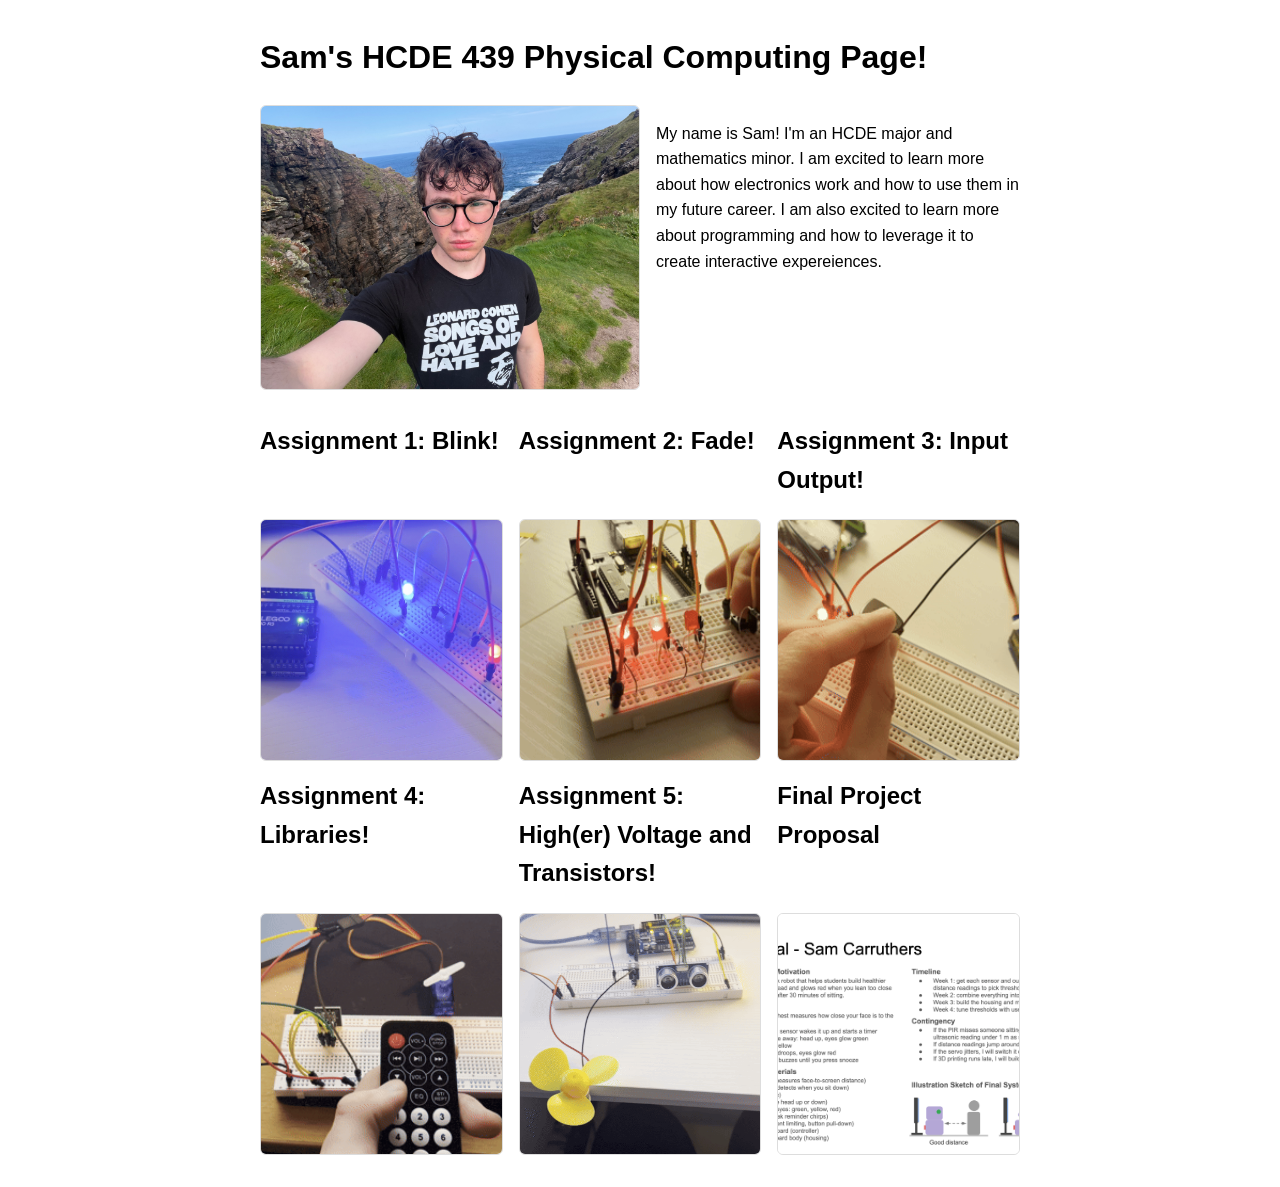
<file: docs/index.html>
<!DOCTYPE html>
<html>
  <head>
    <meta charset="utf-8" />
    <meta name="viewport" content="width=device-width, maximum-scale=1.0" />

    <title>Sam's HCDE 439 Physical Computing Page!</title>

    <link href="style.css" rel="stylesheet" />
  </head>
  <body>
    <h1>Sam's HCDE 439 Physical Computing Page!</h1>

    <div class="header">
      <img src="profile.jpeg" />
      <p>
        My name is Sam! I'm an HCDE major and mathematics minor. I am excited to learn more about how electronics
        work and how to use them in my future career. I am also excited to learn more about programming and how to
        leverage it to create interactive expereiences.
      </p>
    </div>

    <div class="grid">
      <div class="assignment">
        <a href="a1/a1.html">
          <h2>Assignment 1: Blink!</h2>
        </a>
        <img src="a1/IMG_2490.gif" />
      </div>

      <div class="assignment">
        <a href="a2/a2.html">
          <h2>Assignment 2: Fade!</h2>
        </a>
        <img src="a2/a2demo.gif" />
      </div>

      <div class="assignment">
        <a href="a3/a3.html">
          <h2>Assignment 3: Input Output!</h2>
        </a>
        <img src="a3/a3demo.gif" />
      </div>

      <div class="assignment">
        <a href="a4/a4.html">
          <h2>Assignment 4: Libraries!</h2>
        </a>
        <img src="a4/a4demo.gif" />
      </div>

      <div class="assignment">
        <a href="a5/a5.html">
          <h2>Assignment 5: High(er) Voltage and Transistors!</h2>
        </a>
        <img src="a5/a5demo.gif" />
      </div>
      <div class="assignment">
        <a href="final/proposal.html">
          <h2>Final Project Proposal</h2>
        </a>
        <img src="final/proposal.png" />
      </div>
    </div>
  </body>
</html>
</file>
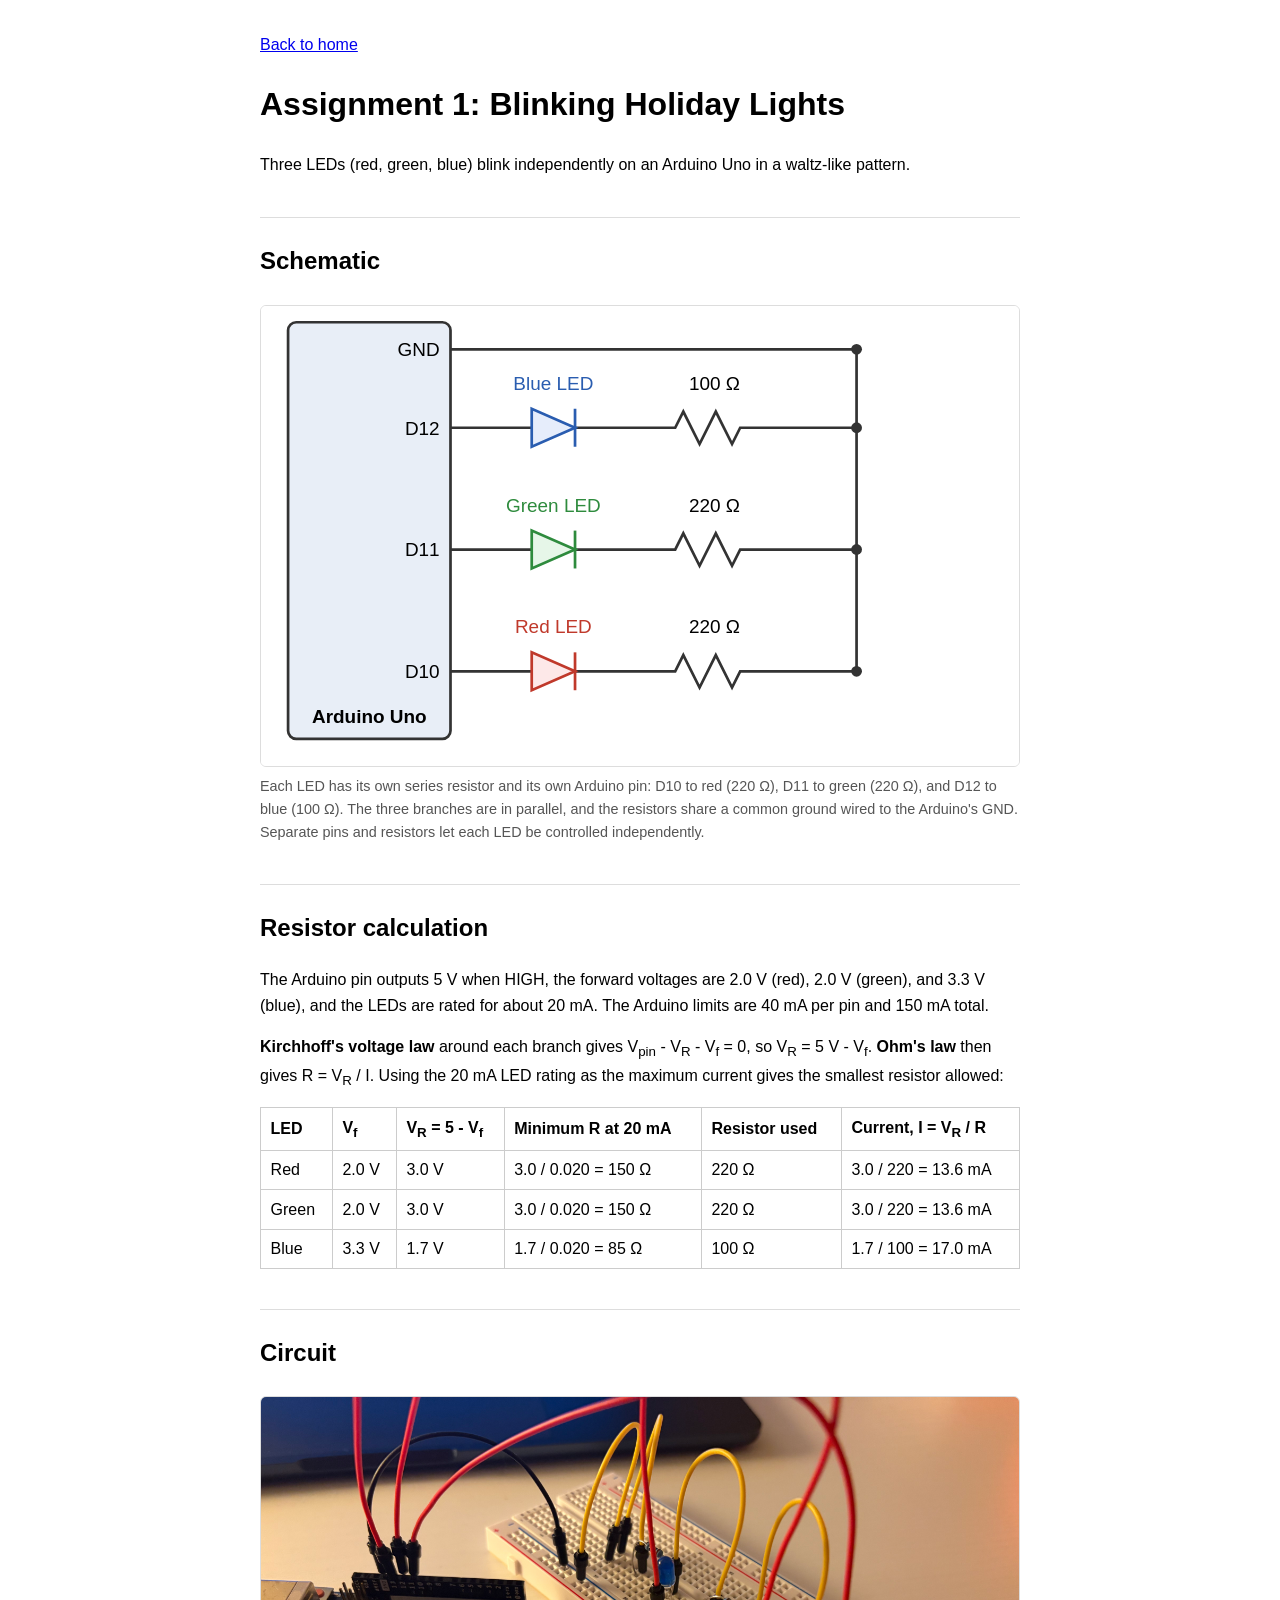
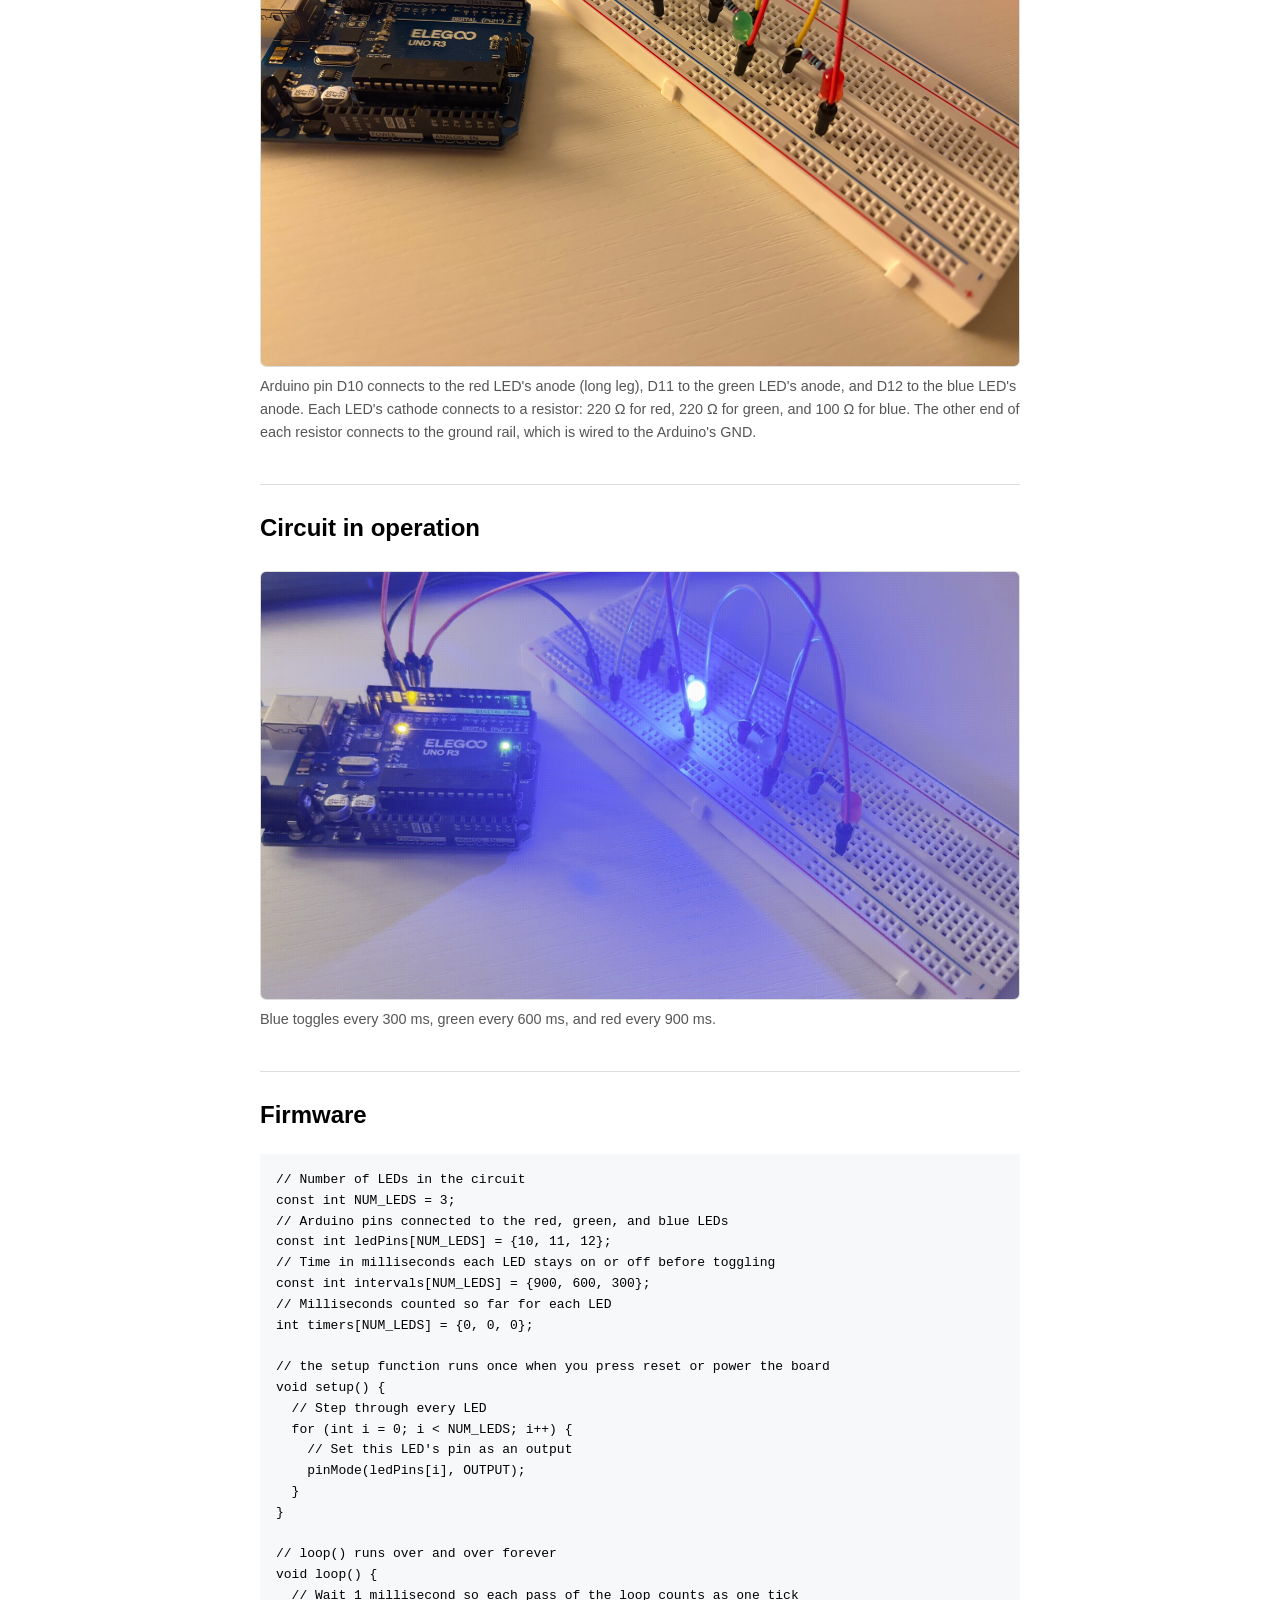
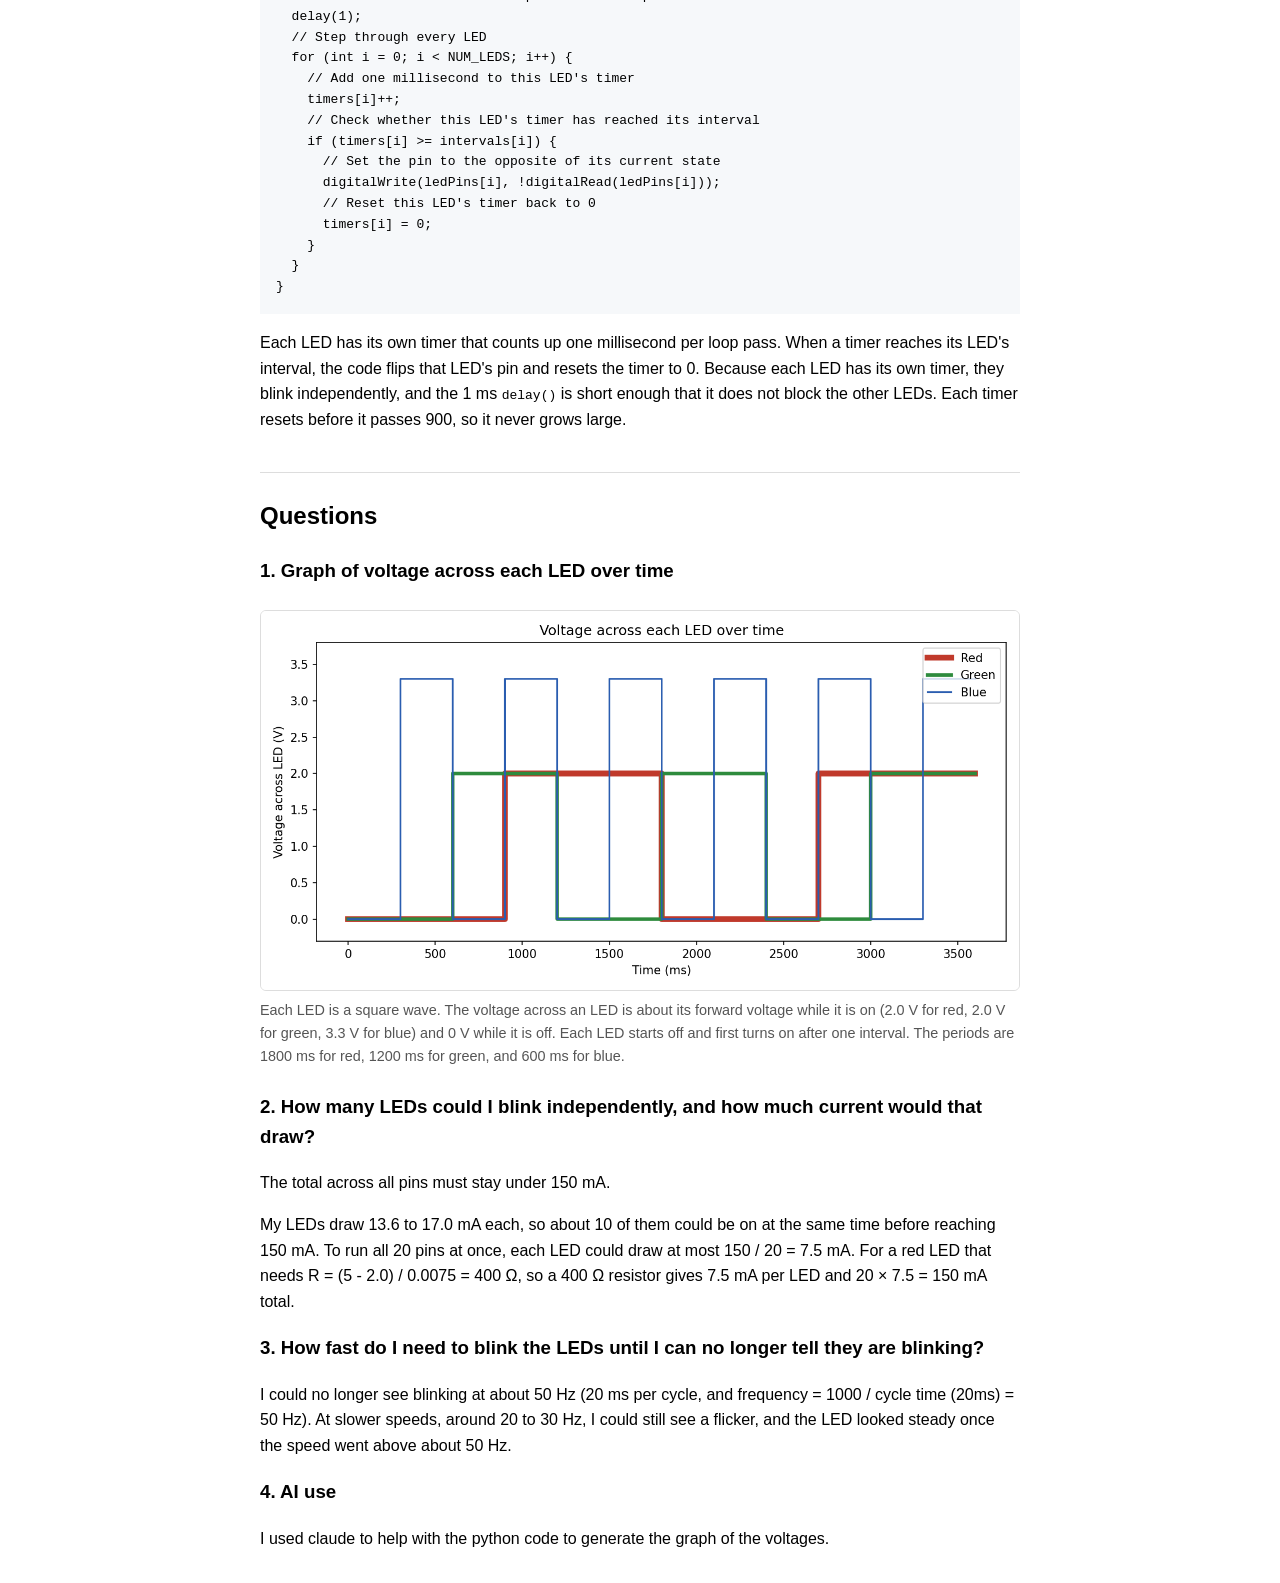
<file: docs/a1/a1.html>
<!doctype html>
<html lang="en">
  <head>
    <meta charset="utf-8" />
    <meta name="viewport" content="width=device-width, initial-scale=1" />
    <title>Assignment 1: Blinking Holiday Lights</title>
    <link rel="stylesheet" href="../style.css" />
  </head>
  <body>
    <p><a href="../index.html">Back to home</a></p>
    <h1>Assignment 1: Blinking Holiday Lights</h1>
    <p class="subtitle">
      Three LEDs (red, green, blue) blink independently on an Arduino Uno in a
      waltz-like pattern.
    </p>

    <h2>Schematic</h2>
    <figure>
      <img src="schematic.svg" />
      <figcaption>
        Each LED has its own series resistor and its own Arduino pin: D10 to red
        (220 &Omega;), D11 to green (220 &Omega;), and D12 to blue (100
        &Omega;). The three branches are in parallel, and the resistors share
        a common ground wired to the Arduino's GND. Separate pins and resistors
        let each LED be controlled independently.
      </figcaption>
    </figure>

    <h2>Resistor calculation</h2>
    <p>
      The Arduino pin outputs 5 V when HIGH, the forward voltages
      are 2.0 V (red), 2.0 V (green), and 3.3 V (blue), and the LEDs are rated
      for about 20 mA. The Arduino limits are 40 mA per pin and 150 mA total.
    </p>

    <p>
      <strong>Kirchhoff's voltage law</strong> around each branch gives V<sub
        >pin</sub
      >
      - V<sub>R</sub> - V<sub>f</sub> = 0, so V<sub>R</sub> = 5 V -
      V<sub>f</sub>. <strong>Ohm's law</strong> then gives R = V<sub>R</sub> /
      I. Using the 20 mA LED rating as the maximum current gives the smallest
      resistor allowed:
    </p>

    <table>
      <tr>
        <th>LED</th>
        <th>V<sub>f</sub></th>
        <th>V<sub>R</sub> = 5 - V<sub>f</sub></th>
        <th>Minimum R at 20 mA</th>
        <th>Resistor used</th>
        <th>Current, I = V<sub>R</sub> / R</th>
      </tr>
      <tr>
        <td>Red</td>
        <td>2.0 V</td>
        <td>3.0 V</td>
        <td>3.0 / 0.020 = 150 &Omega;</td>
        <td>220 &Omega;</td>
        <td>3.0 / 220 = 13.6 mA</td>
      </tr>
      <tr>
        <td>Green</td>
        <td>2.0 V</td>
        <td>3.0 V</td>
        <td>3.0 / 0.020 = 150 &Omega;</td>
        <td>220 &Omega;</td>
        <td>3.0 / 220 = 13.6 mA</td>
      </tr>
      <tr>
        <td>Blue</td>
        <td>3.3 V</td>
        <td>1.7 V</td>
        <td>1.7 / 0.020 = 85 &Omega;</td>
        <td>100 &Omega;</td>
        <td>1.7 / 100 = 17.0 mA</td>
      </tr>
    </table>

    <h2>Circuit</h2>
    <figure>
      <img
        src="IMG_2492.jpeg"
      />
      <figcaption>
        Arduino pin D10 connects to the red LED's anode (long leg), D11 to the green
        LED's anode, and D12 to the blue LED's anode. Each LED's cathode
        connects to a resistor: 220 &Omega; for red, 220 &Omega; for green,
        and 100 &Omega; for blue. The other end of each resistor connects to the ground
        rail, which is wired to the Arduino's GND.
      </figcaption>
    </figure>

    <h2>Circuit in operation</h2>
    <figure>
      <img
        src="IMG_2490.gif"
      />
      <figcaption>
        Blue toggles every 300 ms, green every 600 ms, and red every 900 ms.
      </figcaption>
    </figure>

    <h2>Firmware</h2>
    <pre><code>// Number of LEDs in the circuit
const int NUM_LEDS = 3;
// Arduino pins connected to the red, green, and blue LEDs
const int ledPins[NUM_LEDS] = {10, 11, 12};
// Time in milliseconds each LED stays on or off before toggling
const int intervals[NUM_LEDS] = {900, 600, 300};
// Milliseconds counted so far for each LED
int timers[NUM_LEDS] = {0, 0, 0};

// the setup function runs once when you press reset or power the board
void setup() {
  // Step through every LED
  for (int i = 0; i &lt; NUM_LEDS; i++) {
    // Set this LED's pin as an output
    pinMode(ledPins[i], OUTPUT);
  }
}

// loop() runs over and over forever
void loop() {
  // Wait 1 millisecond so each pass of the loop counts as one tick
  delay(1);
  // Step through every LED
  for (int i = 0; i &lt; NUM_LEDS; i++) {
    // Add one millisecond to this LED's timer
    timers[i]++;
    // Check whether this LED's timer has reached its interval
    if (timers[i] &gt;= intervals[i]) {
      // Set the pin to the opposite of its current state
      digitalWrite(ledPins[i], !digitalRead(ledPins[i]));
      // Reset this LED's timer back to 0
      timers[i] = 0;
    }
  }
}</code></pre>
    <p>
      Each LED has its own timer that counts up one millisecond per loop pass.
      When a timer reaches its LED's interval, the code flips that LED's pin and
      resets the timer to 0. Because each LED has its own timer, they blink
      independently, and the 1 ms <code>delay()</code> is short enough that it
      does not block the other LEDs. Each timer resets before it passes 900, so
      it never grows large.
    </p>

    <h2>Questions</h2>

    <h3>1. Graph of voltage across each LED over time</h3>
    <figure>
      <img
        src="voltage-graph.png"
      />
      <figcaption>
        Each LED is a square wave. The voltage across an LED is about its
        forward voltage while it is on (2.0 V for red, 2.0 V for green, 3.3 V
        for blue) and 0 V while it is off. Each LED starts off and first turns
        on after one interval. The periods are 1800 ms for red, 1200 ms for
        green, and 600 ms for blue.
      </figcaption>
    </figure>

    <h3>
      2. How many LEDs could I blink independently, and how much current would
      that draw?
    </h3>
    <p>
      The total across all pins must stay under 150 mA.
    </p>
    <p>
      My LEDs draw 13.6 to 17.0 mA each, so about 10 of them could be on at the
      same time before reaching 150 mA. To run all 20 pins at once, each LED could
      draw at most 150 / 20 = 7.5 mA. For a red LED that needs R = (5 - 2.0) /
      0.0075 = 400 &Omega;, so a 400 &Omega; resistor gives 7.5 mA per LED and
      20 &times; 7.5 = 150 mA total.
    </p>

    <h3>
      3. How fast do I need to blink the LEDs until I can no longer tell they
      are blinking?
    </h3>
    <p>
      I could no longer see blinking at about 50 Hz (20 ms per cycle, and frequency = 1000 / cycle time (20ms) = 50 Hz). At slower speeds, around 20 to 30 Hz, I could
      still see a flicker, and the LED looked steady once the speed went above about
      50 Hz.
    </p>

    <h3>4. AI use</h3>
    <p>
      I used claude to help with the python code to generate the graph of the voltages.
    </p>
  </body>
</html>
</file>
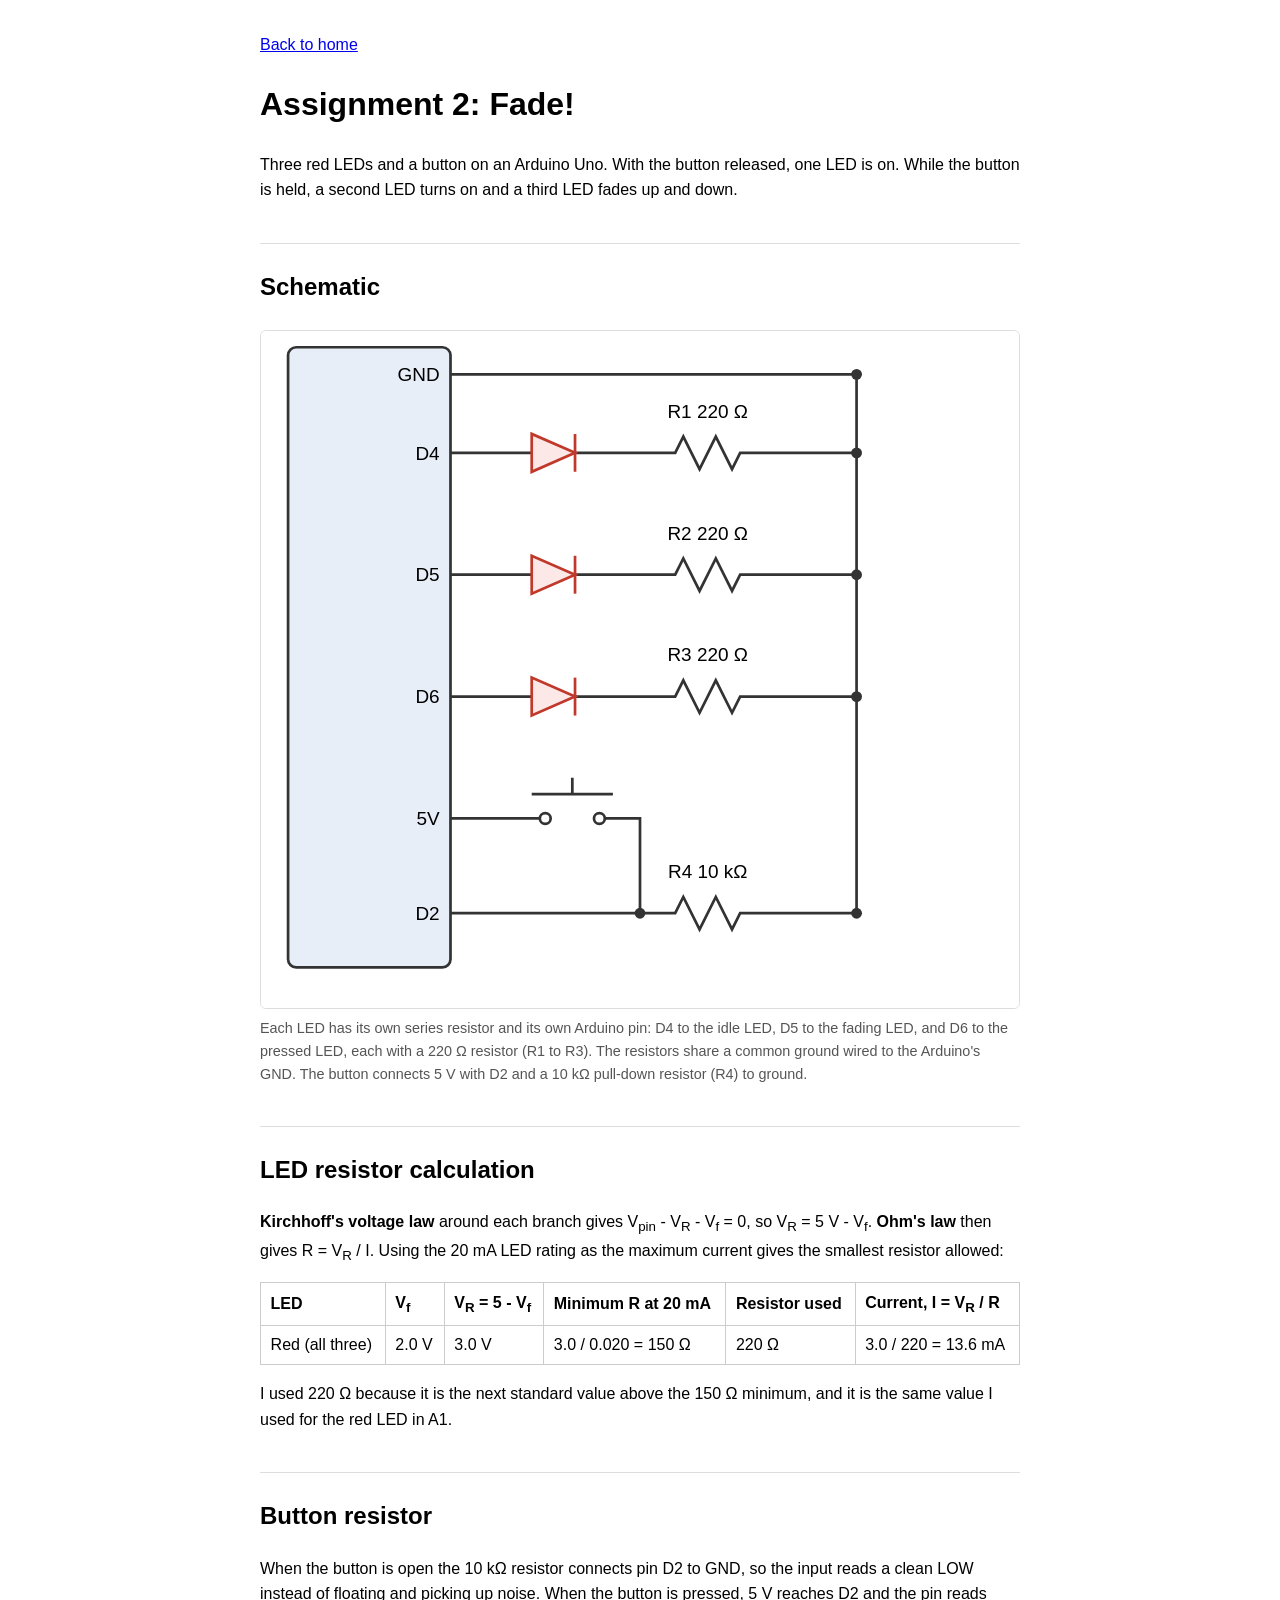
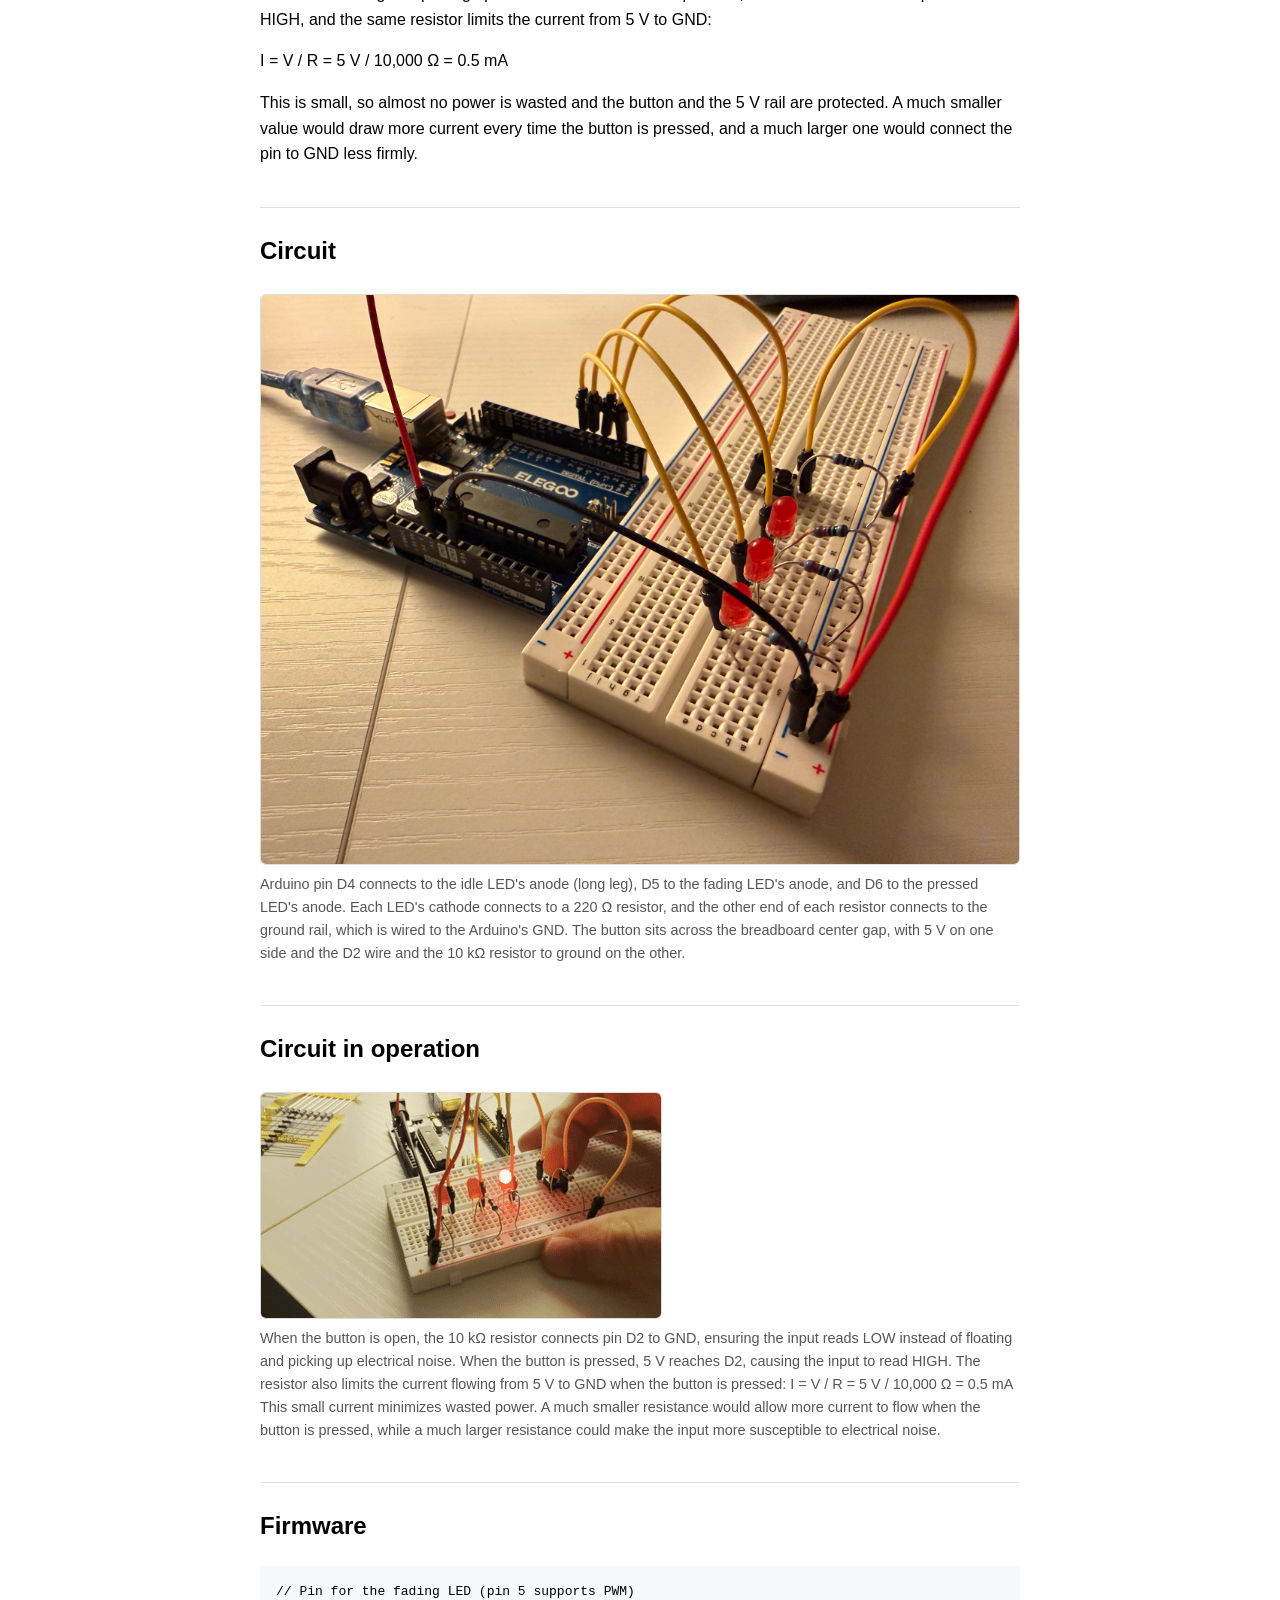
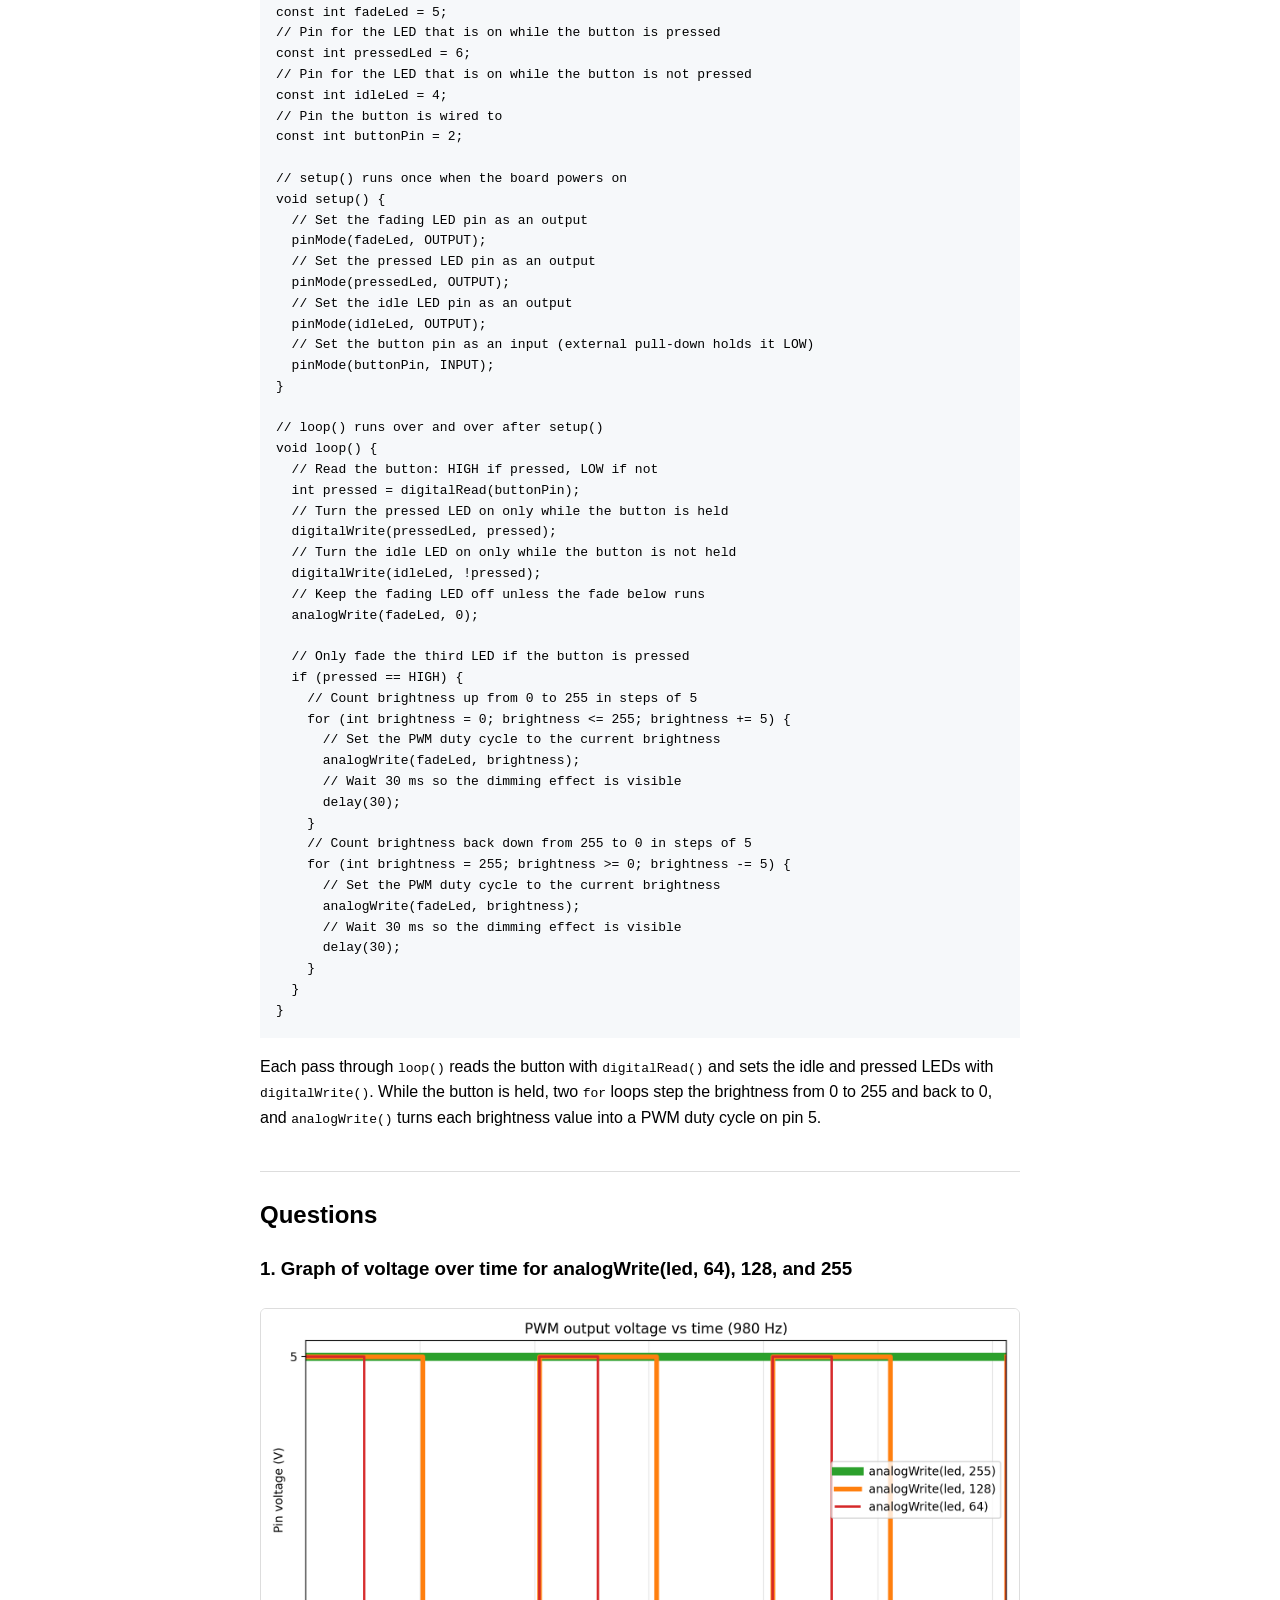
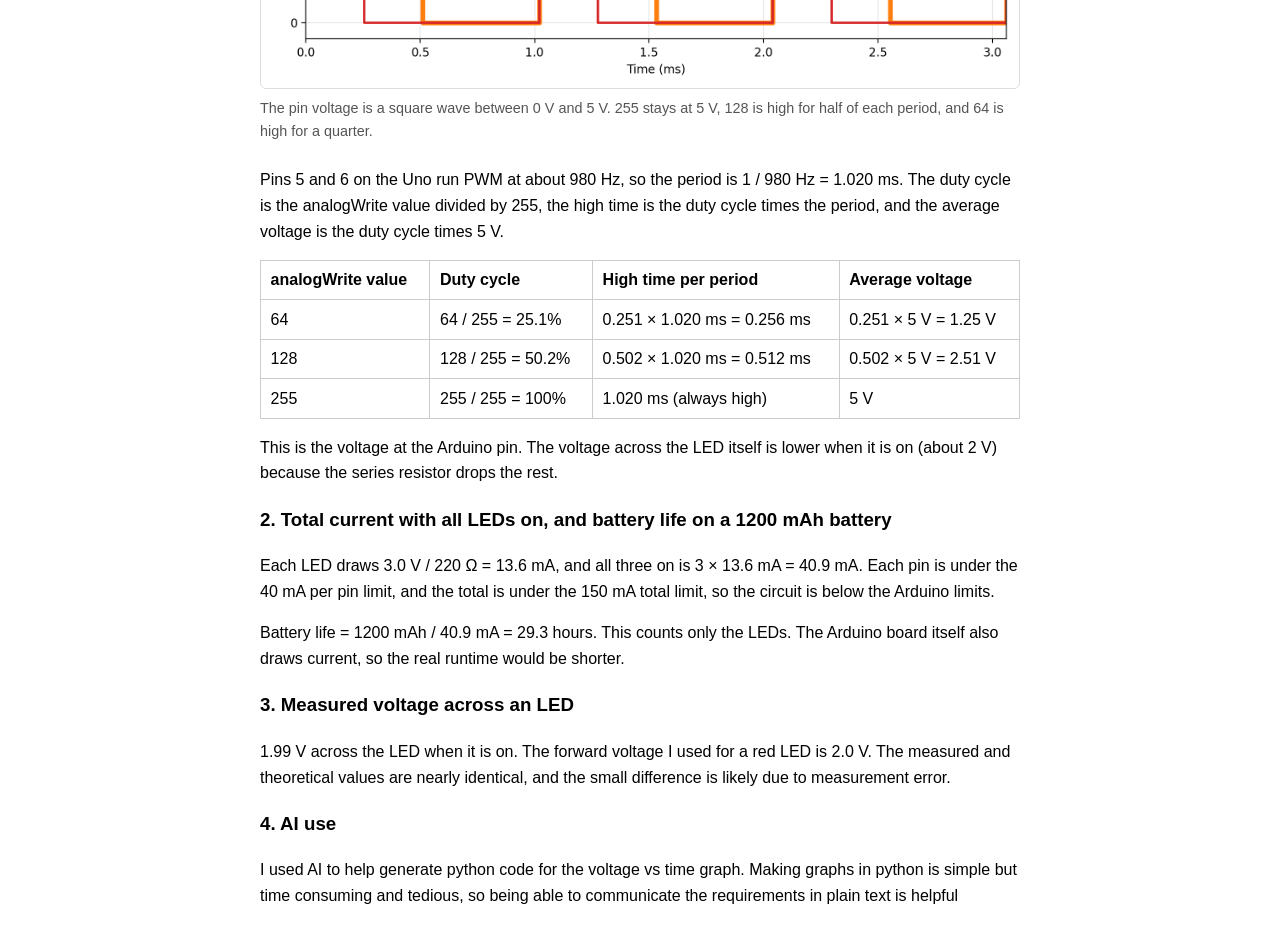
<file: docs/a2/a2.html>
<!doctype html>
<html lang="en">
  <head>
    <meta charset="utf-8" />
    <meta name="viewport" content="width=device-width, initial-scale=1" />
    <title>Assignment 2: Fade!</title>
    <link rel="stylesheet" href="../style.css" />
  </head>
  <body>
    <p><a href="../index.html">Back to home</a></p>
    <h1>Assignment 2: Fade!</h1>
    <p class="subtitle">
      Three red LEDs and a button on an Arduino Uno. With the button released,
      one LED is on. While the button is held, a second LED turns on and a third
      LED fades up and down.
    </p>

    <h2>Schematic</h2>
    <figure>
      <img src="a2schematic.svg" alt="Schematic of the A2 circuit" />
      <figcaption>
        Each LED has its own series resistor and its own Arduino pin: D4 to the
        idle LED, D5 to the fading LED, and D6 to the pressed LED, each with a
        220 &Omega; resistor (R1 to R3). The resistors share a common ground
        wired to the Arduino's GND. The button connects 5 V with D2 and a 10
        k&Omega; pull-down resistor (R4) to ground.
      </figcaption>
    </figure>

    <h2>LED resistor calculation</h2>

    <p>
      <strong>Kirchhoff's voltage law</strong> around each branch gives V<sub
        >pin</sub
      >
      - V<sub>R</sub> - V<sub>f</sub> = 0, so V<sub>R</sub> = 5 V -
      V<sub>f</sub>. <strong>Ohm's law</strong> then gives R = V<sub>R</sub> /
      I. Using the 20 mA LED rating as the maximum current gives the smallest
      resistor allowed:
    </p>

    <table>
      <tr>
        <th>LED</th>
        <th>V<sub>f</sub></th>
        <th>V<sub>R</sub> = 5 - V<sub>f</sub></th>
        <th>Minimum R at 20 mA</th>
        <th>Resistor used</th>
        <th>Current, I = V<sub>R</sub> / R</th>
      </tr>
      <tr>
        <td>Red (all three)</td>
        <td>2.0 V</td>
        <td>3.0 V</td>
        <td>3.0 / 0.020 = 150 &Omega;</td>
        <td>220 &Omega;</td>
        <td>3.0 / 220 = 13.6 mA</td>
      </tr>
    </table>

    <p>
      I used 220 &Omega; because it is the next standard value above the 150
      &Omega; minimum, and it is the same value I used for the red LED in A1.
    </p>

    <h2>Button resistor</h2>
    <p>
      When the button is open the 10 k&Omega; resistor connects pin D2 to GND, so
      the input reads a clean LOW instead of floating and picking up noise. When
      the button is pressed, 5 V reaches D2 and the pin reads HIGH, and the same
      resistor limits the current from 5 V to GND:
    </p>
    <p>I = V / R = 5 V / 10,000 &Omega; = 0.5 mA</p>
    <p>
      This is small, so almost no power is wasted and the button and the 5 V
      rail are protected. A much smaller value would draw more current every
      time the button is pressed, and a much larger one would connect the pin to
      GND less firmly.
    </p>

    <h2>Circuit</h2>
    <figure>
      <img src="a2circuit.jpeg" alt="Breadboard build of the A2 circuit" />
      <figcaption>
        Arduino pin D4 connects to the idle LED's anode (long leg), D5 to the
        fading LED's anode, and D6 to the pressed LED's anode. Each LED's
        cathode connects to a 220 &Omega; resistor, and the other end of each
        resistor connects to the ground rail, which is wired to the Arduino's
        GND. The button sits across the breadboard center gap, with 5 V on one
        side and the D2 wire and the 10 k&Omega; resistor to ground on the
        other. 
      </figcaption>
    </figure>

    <h2>Circuit in operation</h2>
    <figure>
      <img src="a2demo.gif" alt="Animated demo of the A2 circuit" />
      <figcaption>
        When the button is open, the 10 k&Omega; resistor connects pin D2 to
        GND, ensuring the input reads LOW instead of floating and picking up
        electrical noise. When the button is pressed, 5 V reaches D2, causing
        the input to read HIGH. The resistor also limits the current flowing
        from 5 V to GND when the button is pressed: I = V / R = 5 V / 10,000
        &Omega; = 0.5 mA This small current minimizes wasted power. A much
        smaller resistance would allow more current to flow when the button is
        pressed, while a much larger resistance could make the input more
        susceptible to electrical noise.
      </figcaption>
    </figure>

    <h2>Firmware</h2>
    <pre><code>// Pin for the fading LED (pin 5 supports PWM)
const int fadeLed = 5;
// Pin for the LED that is on while the button is pressed
const int pressedLed = 6;
// Pin for the LED that is on while the button is not pressed
const int idleLed = 4;
// Pin the button is wired to
const int buttonPin = 2;

// setup() runs once when the board powers on
void setup() {
  // Set the fading LED pin as an output
  pinMode(fadeLed, OUTPUT);
  // Set the pressed LED pin as an output
  pinMode(pressedLed, OUTPUT);
  // Set the idle LED pin as an output
  pinMode(idleLed, OUTPUT);
  // Set the button pin as an input (external pull-down holds it LOW)
  pinMode(buttonPin, INPUT);
}

// loop() runs over and over after setup()
void loop() {
  // Read the button: HIGH if pressed, LOW if not
  int pressed = digitalRead(buttonPin);
  // Turn the pressed LED on only while the button is held
  digitalWrite(pressedLed, pressed);
  // Turn the idle LED on only while the button is not held
  digitalWrite(idleLed, !pressed);
  // Keep the fading LED off unless the fade below runs
  analogWrite(fadeLed, 0);

  // Only fade the third LED if the button is pressed
  if (pressed == HIGH) {
    // Count brightness up from 0 to 255 in steps of 5
    for (int brightness = 0; brightness &lt;= 255; brightness += 5) {
      // Set the PWM duty cycle to the current brightness
      analogWrite(fadeLed, brightness);
      // Wait 30 ms so the dimming effect is visible
      delay(30);
    }
    // Count brightness back down from 255 to 0 in steps of 5
    for (int brightness = 255; brightness &gt;= 0; brightness -= 5) {
      // Set the PWM duty cycle to the current brightness
      analogWrite(fadeLed, brightness);
      // Wait 30 ms so the dimming effect is visible
      delay(30);
    }
  }
}</code></pre>
    <p>
      Each pass through <code>loop()</code> reads the button with
      <code>digitalRead()</code> and sets the idle and pressed LEDs with
      <code>digitalWrite()</code>. While the button is held, two
      <code>for</code> loops step the brightness from 0 to 255 and back to 0,
      and <code>analogWrite()</code> turns each brightness value into a PWM duty
      cycle on pin 5.
    </p>

    <h2>Questions</h2>

    <h3>
      1. Graph of voltage over time for analogWrite(led, 64), 128, and 255
    </h3>
    <figure>
      <img src="voltage_vs_time.png" />
      <figcaption>
        The pin voltage is a square wave between 0 V and 5 V. 255 stays at 5 V,
        128 is high for half of each period, and 64 is high for a quarter.
      </figcaption>
    </figure>
    <p>
      Pins 5 and 6 on the Uno run PWM at about 980 Hz, so the period is 1 / 980
      Hz = 1.020 ms. The duty cycle is the analogWrite value divided by 255, the
      high time is the duty cycle times the period, and the average voltage is
      the duty cycle times 5 V.
    </p>
    <table>
      <tr>
        <th>analogWrite value</th>
        <th>Duty cycle</th>
        <th>High time per period</th>
        <th>Average voltage</th>
      </tr>
      <tr>
        <td>64</td>
        <td>64 / 255 = 25.1%</td>
        <td>0.251 &times; 1.020 ms = 0.256 ms</td>
        <td>0.251 &times; 5 V = 1.25 V</td>
      </tr>
      <tr>
        <td>128</td>
        <td>128 / 255 = 50.2%</td>
        <td>0.502 &times; 1.020 ms = 0.512 ms</td>
        <td>0.502 &times; 5 V = 2.51 V</td>
      </tr>
      <tr>
        <td>255</td>
        <td>255 / 255 = 100%</td>
        <td>1.020 ms (always high)</td>
        <td>5 V</td>
      </tr>
    </table>
    <p>
      This is the voltage at the Arduino pin. The voltage across the LED itself
      is lower when it is on (about 2 V) because the series resistor drops the
      rest.
    </p>

    <h3>
      2. Total current with all LEDs on, and battery life on a 1200 mAh battery
    </h3>
    <p>
      Each LED draws 3.0 V / 220 &Omega; = 13.6 mA, and all three on is 3
      &times; 13.6 mA = 40.9 mA. Each pin is under the 40 mA per pin limit, and
      the total is under the 150 mA total limit, so the circuit is below the
      Arduino limits.
    </p>
    <p>
      Battery life = 1200 mAh / 40.9 mA = 29.3 hours. This counts only the LEDs.
      The Arduino board itself also draws current, so the real runtime would be
      shorter.
    </p>

    <h3>3. Measured voltage across an LED</h3>
    <p>
      1.99 V across the LED when it is on. The forward voltage I used for a red
      LED is 2.0 V. The measured and theoretical values are nearly identical,
      and the small difference is likely due to measurement error.
    </p>

    <h3>4. AI use</h3>
    <p>
      I used AI to help generate python code for the voltage vs time graph. Making graphs in python is
      simple but time consuming and tedious, so being able to communicate the requirements in plain text is helpful
    </p>
  </body>
</html>
</file>
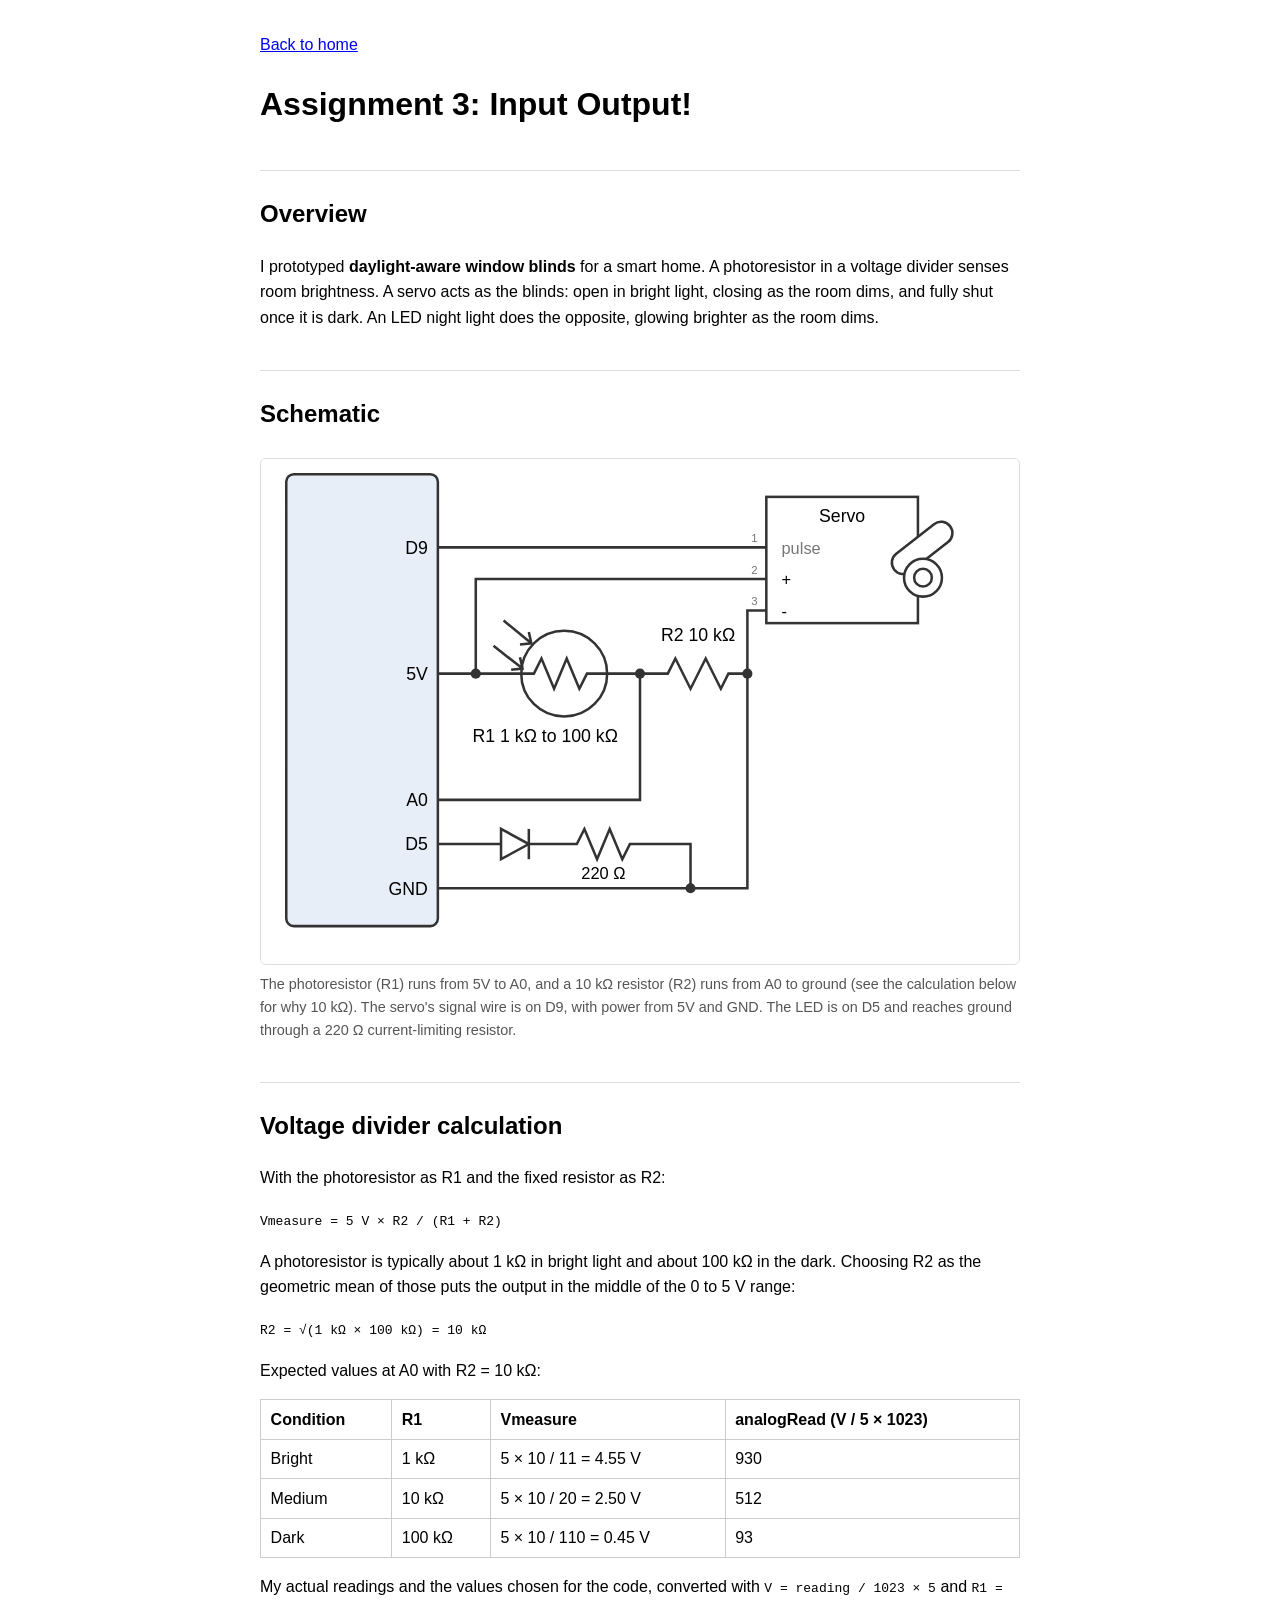
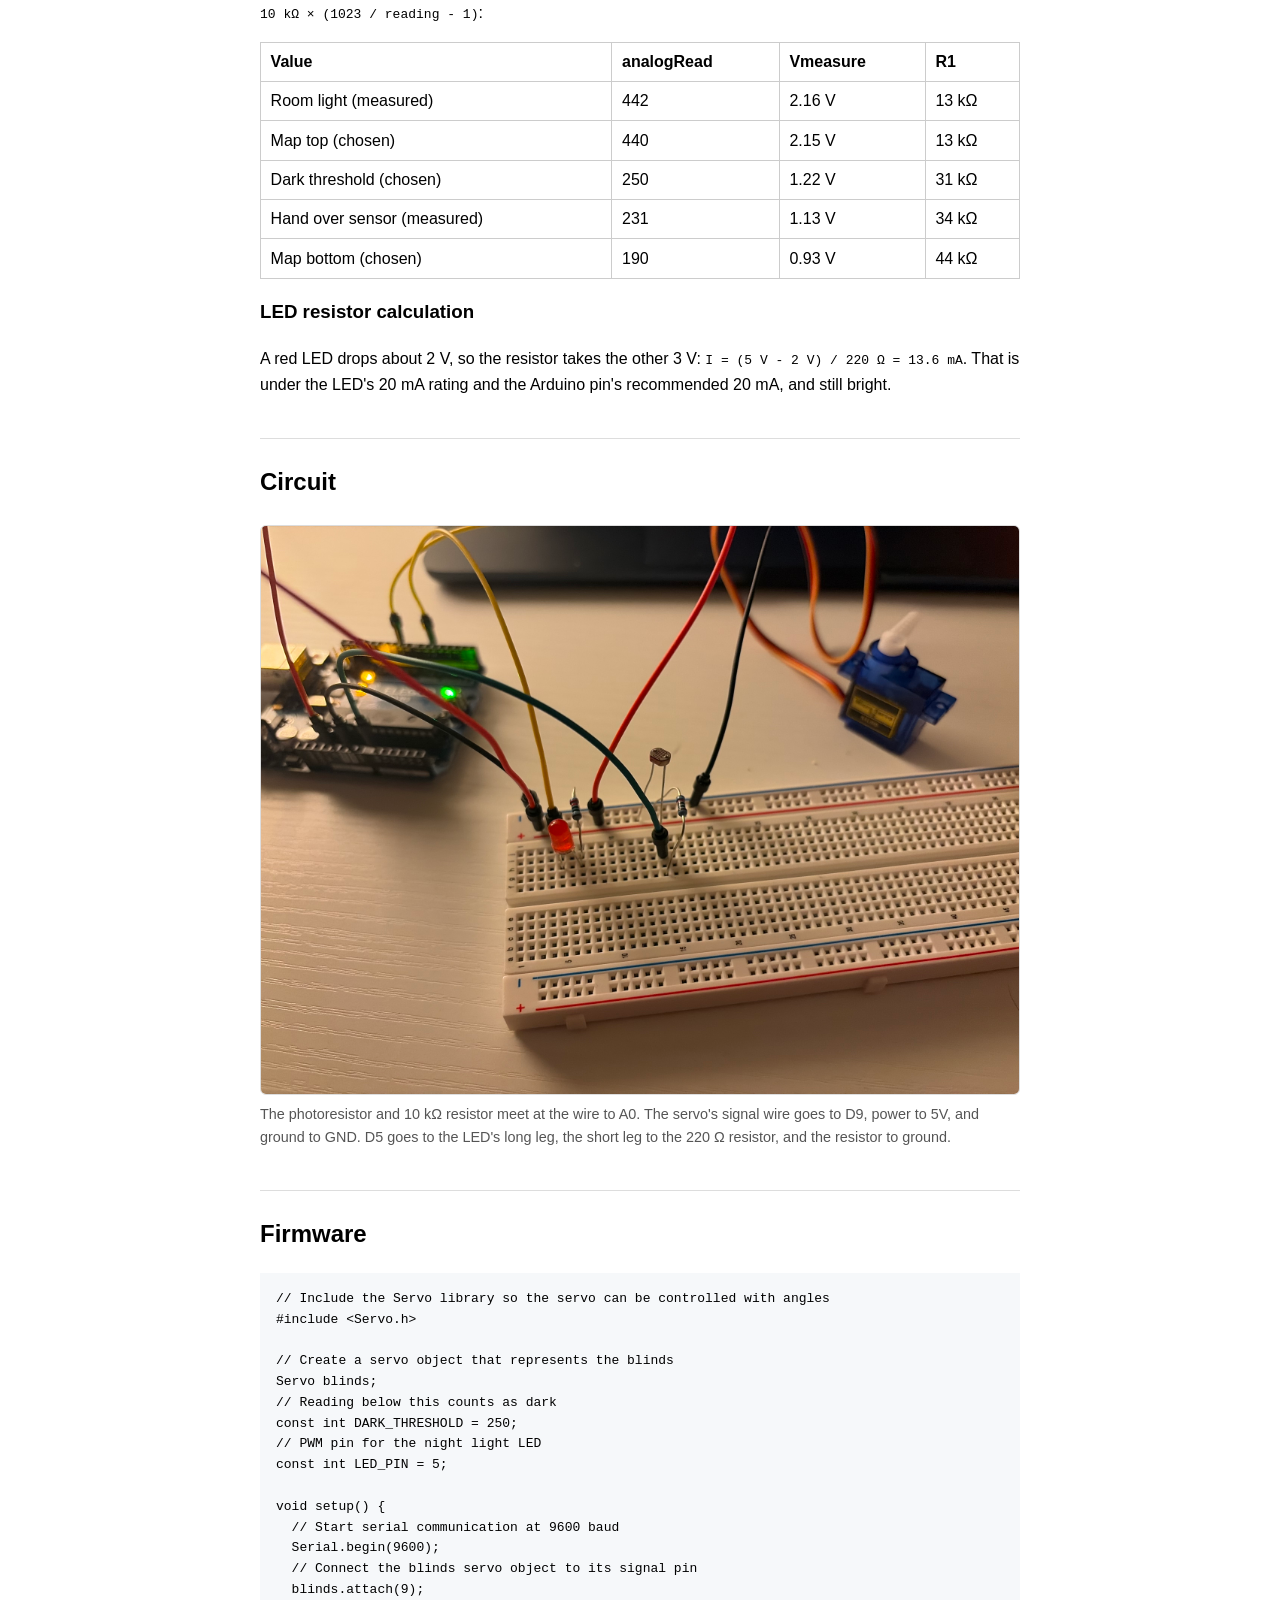
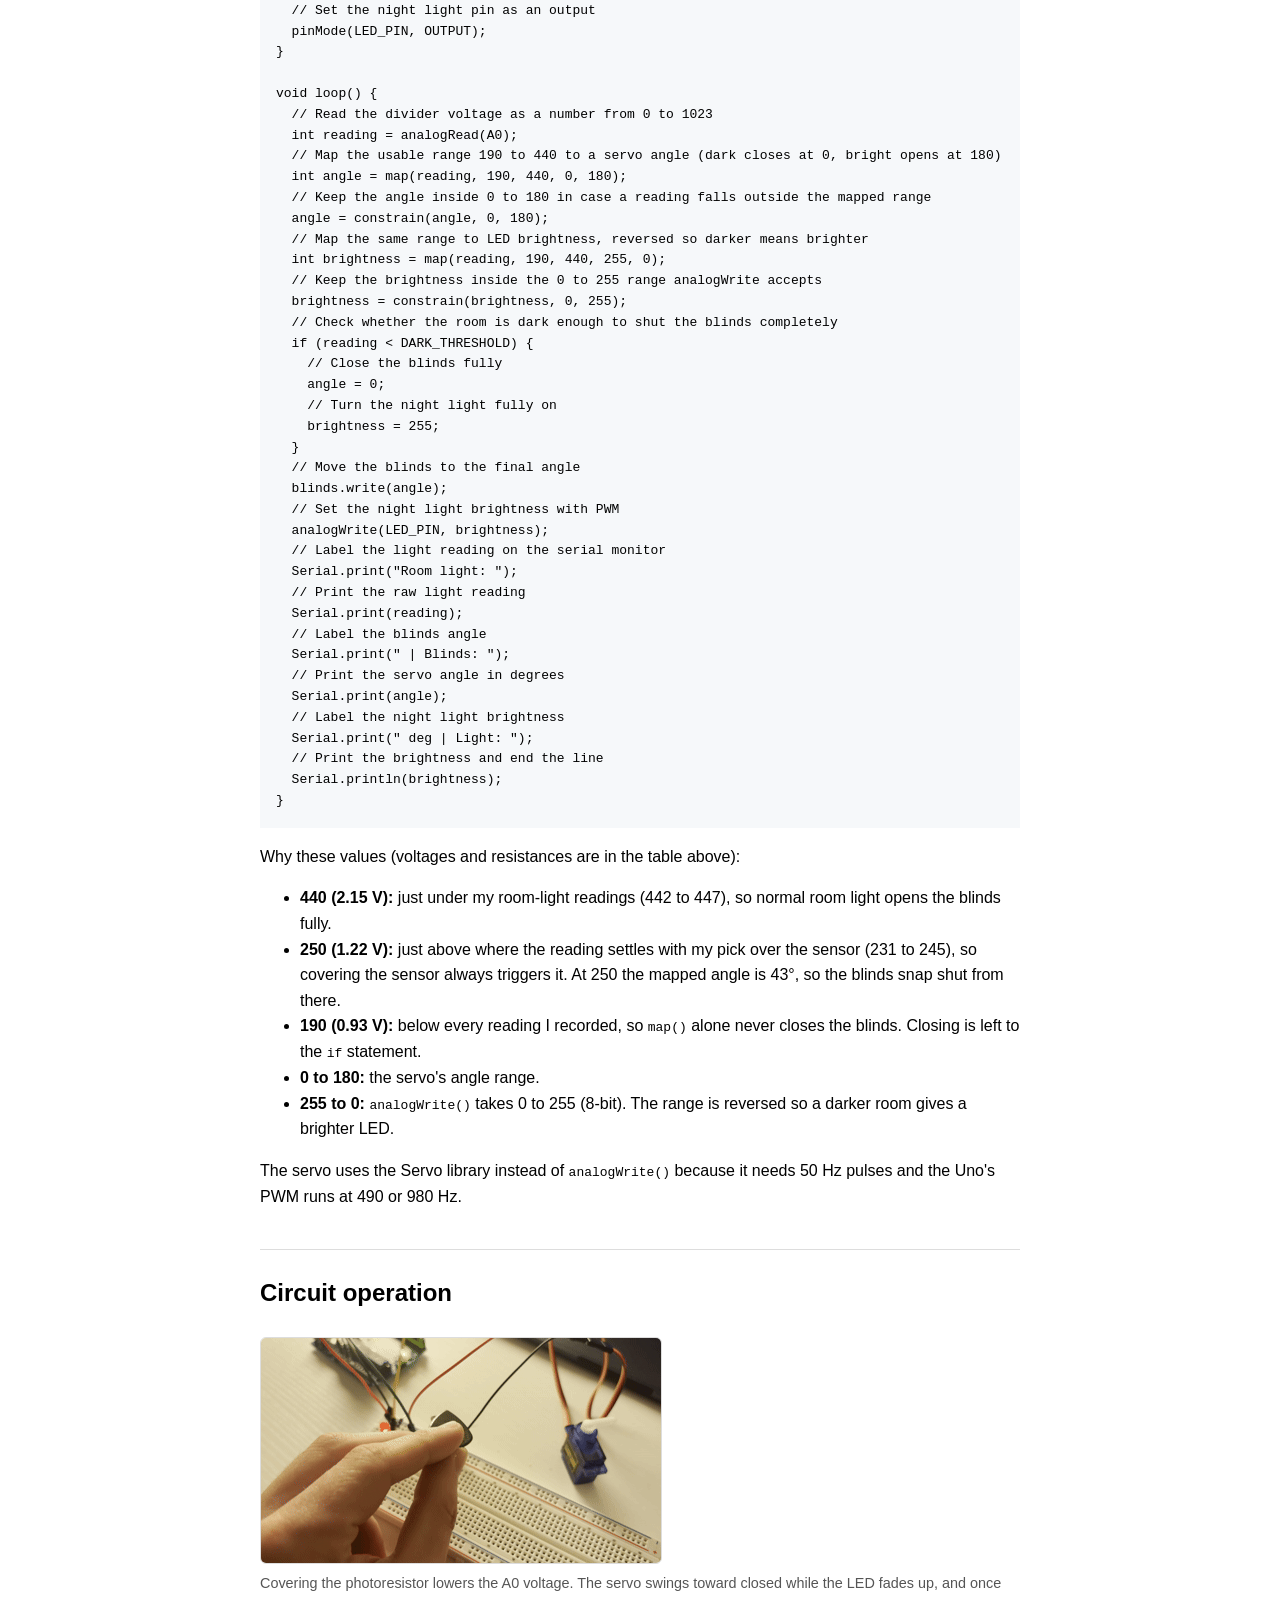
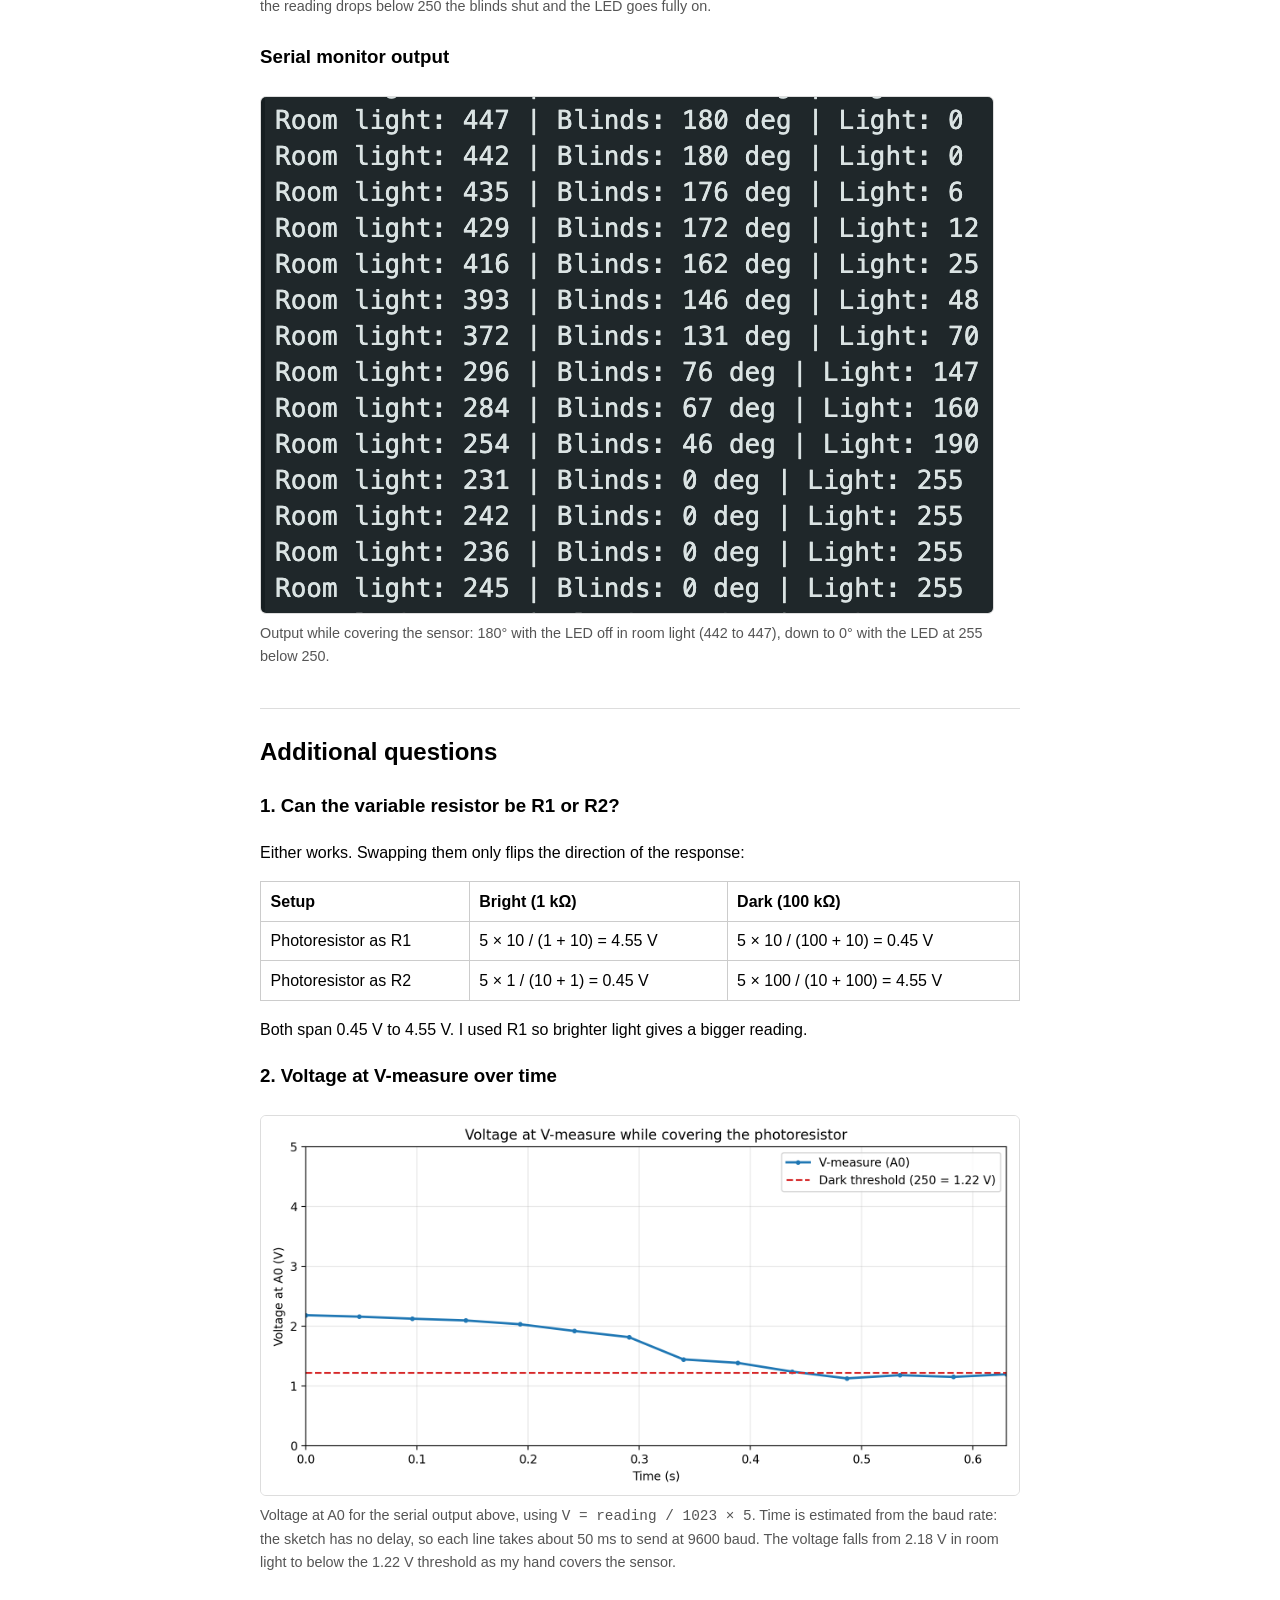
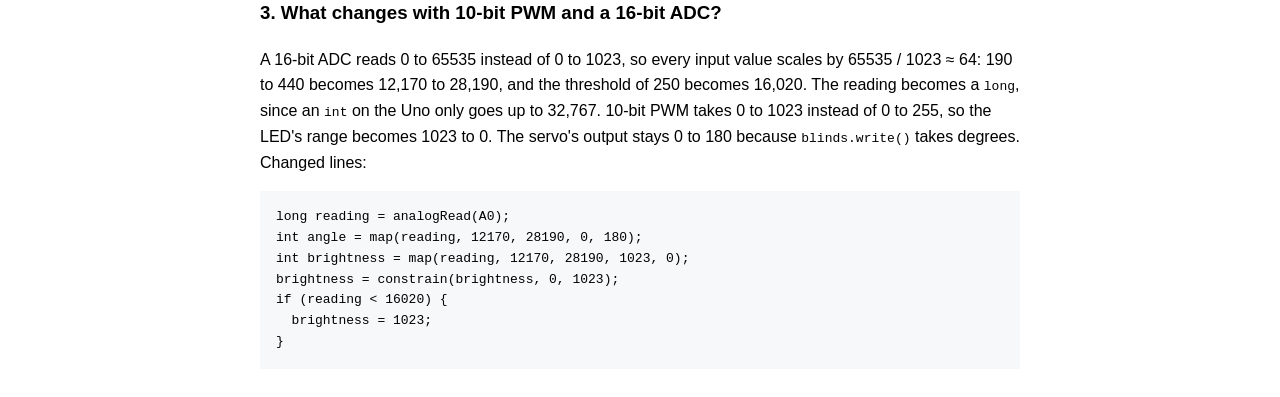
<file: docs/a3/a3.html>
<!doctype html>
<html lang="en">
  <head>
    <meta charset="utf-8" />
    <meta name="viewport" content="width=device-width, initial-scale=1" />
    <title>Assignment 3: Input Output!</title>
    <link rel="stylesheet" href="../style.css" />
  </head>
  <body>
    <header>
      <p><a href="../index.html">Back to home</a></p>
      <h1>Assignment 3: Input Output!</h1>
    </header>

    <main>
      <section>
        <h2>Overview</h2>
        <p>
          I prototyped <strong>daylight-aware window blinds</strong> for a smart
          home. A photoresistor in a voltage divider senses room brightness. A
          servo acts as the blinds: open in bright light, closing as the room
          dims, and fully shut once it is dark. An LED night light does the
          opposite, glowing brighter as the room dims.
        </p>
      </section>

      <section>
        <h2>Schematic</h2>
        <figure>
          <img src="a3schematic.svg" />
          <figcaption>
            The photoresistor (R1) runs from 5V to A0, and a 10 kΩ resistor (R2)
            runs from A0 to ground (see the calculation below for why 10 kΩ).
            The servo's signal wire is on D9, with power from 5V and GND. The
            LED is on D5 and reaches ground through a 220 Ω current-limiting
            resistor.
          </figcaption>
        </figure>
      </section>

      <section>
        <h2>Voltage divider calculation</h2>
        <p>With the photoresistor as R1 and the fixed resistor as R2:</p>
        <p><code>Vmeasure = 5 V &#215; R2 / (R1 + R2)</code></p>
        <p>
          A photoresistor is typically about 1 kΩ in bright light and about 100
          kΩ in the dark. Choosing R2 as the geometric mean of those puts the
          output in the middle of the 0 to 5 V range:
        </p>
        <p><code>R2 = &#8730;(1 kΩ &#215; 100 kΩ) = 10 kΩ</code></p>
        <p>Expected values at A0 with R2 = 10 kΩ:</p>
        <table>
          <thead>
            <tr>
              <th>Condition</th>
              <th>R1</th>
              <th>Vmeasure</th>
              <th>analogRead (V / 5 &#215; 1023)</th>
            </tr>
          </thead>
          <tbody>
            <tr>
              <td>Bright</td>
              <td>1 kΩ</td>
              <td>5 &#215; 10 / 11 = 4.55 V</td>
              <td>930</td>
            </tr>
            <tr>
              <td>Medium</td>
              <td>10 kΩ</td>
              <td>5 &#215; 10 / 20 = 2.50 V</td>
              <td>512</td>
            </tr>
            <tr>
              <td>Dark</td>
              <td>100 kΩ</td>
              <td>5 &#215; 10 / 110 = 0.45 V</td>
              <td>93</td>
            </tr>
          </tbody>
        </table>
        <p>
          My actual readings and the values chosen for the code, converted with
          <code>V = reading / 1023 &#215; 5</code> and
          <code>R1 = 10 kΩ &#215; (1023 / reading - 1)</code>:
        </p>
        <table>
          <thead>
            <tr>
              <th>Value</th>
              <th>analogRead</th>
              <th>Vmeasure</th>
              <th>R1</th>
            </tr>
          </thead>
          <tbody>
            <tr>
              <td>Room light (measured)</td>
              <td>442</td>
              <td>2.16 V</td>
              <td>13 kΩ</td>
            </tr>
            <tr>
              <td>Map top (chosen)</td>
              <td>440</td>
              <td>2.15 V</td>
              <td>13 kΩ</td>
            </tr>
            <tr>
              <td>Dark threshold (chosen)</td>
              <td>250</td>
              <td>1.22 V</td>
              <td>31 kΩ</td>
            </tr>
            <tr>
              <td>Hand over sensor (measured)</td>
              <td>231</td>
              <td>1.13 V</td>
              <td>34 kΩ</td>
            </tr>
            <tr>
              <td>Map bottom (chosen)</td>
              <td>190</td>
              <td>0.93 V</td>
              <td>44 kΩ</td>
            </tr>
          </tbody>
        </table>

        <h3>LED resistor calculation</h3>
        <p>
          A red LED drops about 2 V, so the resistor takes the other 3 V:
          <code>I = (5 V - 2 V) / 220 Ω = 13.6 mA</code>. That is under the
          LED's 20 mA rating and the Arduino pin's recommended 20 mA, and still
          bright.
        </p>
      </section>

      <section>
        <h2>Circuit</h2>
        <figure>
          <img src="a3circuit.jpeg" />
          <figcaption>
            The photoresistor and 10 kΩ resistor
            meet at the wire to A0. The servo's signal wire goes to D9, power to
            5V, and ground to GND. D5 goes to the LED's long leg, the short leg
            to the 220 Ω resistor, and the resistor to ground.
          </figcaption>
        </figure>
      </section>

      <section>
        <h2>Firmware</h2>
        <pre><code>// Include the Servo library so the servo can be controlled with angles
#include &lt;Servo.h&gt;

// Create a servo object that represents the blinds
Servo blinds;
// Reading below this counts as dark
const int DARK_THRESHOLD = 250;
// PWM pin for the night light LED
const int LED_PIN = 5;

void setup() {
  // Start serial communication at 9600 baud
  Serial.begin(9600);
  // Connect the blinds servo object to its signal pin
  blinds.attach(9);
  // Set the night light pin as an output
  pinMode(LED_PIN, OUTPUT);
}

void loop() {
  // Read the divider voltage as a number from 0 to 1023
  int reading = analogRead(A0);
  // Map the usable range 190 to 440 to a servo angle (dark closes at 0, bright opens at 180)
  int angle = map(reading, 190, 440, 0, 180);
  // Keep the angle inside 0 to 180 in case a reading falls outside the mapped range
  angle = constrain(angle, 0, 180);
  // Map the same range to LED brightness, reversed so darker means brighter
  int brightness = map(reading, 190, 440, 255, 0);
  // Keep the brightness inside the 0 to 255 range analogWrite accepts
  brightness = constrain(brightness, 0, 255);
  // Check whether the room is dark enough to shut the blinds completely
  if (reading &lt; DARK_THRESHOLD) {
    // Close the blinds fully
    angle = 0;
    // Turn the night light fully on
    brightness = 255;
  }
  // Move the blinds to the final angle
  blinds.write(angle);
  // Set the night light brightness with PWM
  analogWrite(LED_PIN, brightness);
  // Label the light reading on the serial monitor
  Serial.print("Room light: ");
  // Print the raw light reading
  Serial.print(reading);
  // Label the blinds angle
  Serial.print(" | Blinds: ");
  // Print the servo angle in degrees
  Serial.print(angle);
  // Label the night light brightness
  Serial.print(" deg | Light: ");
  // Print the brightness and end the line
  Serial.println(brightness);
}</code></pre>
        <p>
          Why these values (voltages and resistances are in the table above):
        </p>
        <ul>
          <li>
            <strong>440 (2.15 V):</strong> just under my room-light readings
            (442 to 447), so normal room light opens the blinds fully.
          </li>
          <li>
            <strong>250 (1.22 V):</strong> just above where the reading settles
            with my pick over the sensor (231 to 245), so covering the sensor
            always triggers it. At 250 the mapped angle is 43°, so the blinds
            snap shut from there.
          </li>
          <li>
            <strong>190 (0.93 V):</strong> below every reading I recorded, so
            <code>map()</code> alone never closes the blinds. Closing is left to
            the <code>if</code> statement.
          </li>
          <li><strong>0 to 180:</strong> the servo's angle range.</li>
          <li>
            <strong>255 to 0:</strong> <code>analogWrite()</code> takes 0 to 255
            (8-bit). The range is reversed so a darker room gives a brighter
            LED.
          </li>
        </ul>
        <p>
          The servo uses the Servo library instead of
          <code>analogWrite()</code> because it needs 50 Hz pulses and the Uno's
          PWM runs at 490 or 980 Hz.
        </p>
      </section>

      <section>
        <h2>Circuit operation</h2>
        <figure>
          <img src="a3demo.gif" />
          <figcaption>
            Covering the photoresistor lowers the A0 voltage. The servo swings
            toward closed while the LED fades up, and once the reading drops
            below 250 the blinds shut and the LED goes fully on.
          </figcaption>
        </figure>
        <h3>Serial monitor output</h3>
        <figure>
          <img src="a3output.png" />
          <figcaption>
            Output while covering the sensor: 180° with the LED off in room
            light (442 to 447), down to 0° with the LED at 255 below 250.
          </figcaption>
        </figure>
      </section>

      <section>
        <h2>Additional questions</h2>

        <h3>1. Can the variable resistor be R1 or R2?</h3>
        <p>
          Either works. Swapping them only flips the direction of the response:
        </p>
        <table>
          <thead>
            <tr>
              <th>Setup</th>
              <th>Bright (1 kΩ)</th>
              <th>Dark (100 kΩ)</th>
            </tr>
          </thead>
          <tbody>
            <tr>
              <td>Photoresistor as R1</td>
              <td>5 &#215; 10 / (1 + 10) = 4.55 V</td>
              <td>5 &#215; 10 / (100 + 10) = 0.45 V</td>
            </tr>
            <tr>
              <td>Photoresistor as R2</td>
              <td>5 &#215; 1 / (10 + 1) = 0.45 V</td>
              <td>5 &#215; 100 / (10 + 100) = 4.55 V</td>
            </tr>
          </tbody>
        </table>
        <p>
          Both span 0.45 V to 4.55 V. I used R1 so brighter light gives a bigger
          reading.
        </p>

        <h3>2. Voltage at V-measure over time</h3>
        <figure>
          <img src="voltage-graph.png" />
          <figcaption>
            Voltage at A0 for the serial output above, using
            <code>V = reading / 1023 &#215; 5</code>. Time is estimated from the
            baud rate: the sketch has no delay, so each line takes about 50 ms
            to send at 9600 baud. The voltage falls from 2.18 V in room light to
            below the 1.22 V threshold as my hand covers the sensor.
          </figcaption>
        </figure>

        <h3>3. What changes with 10-bit PWM and a 16-bit ADC?</h3>
        <p>
          A 16-bit ADC reads 0 to 65535 instead of 0 to 1023, so every input
          value scales by 65535 / 1023 ≈ 64: 190 to 440 becomes 12,170 to
          28,190, and the threshold of 250 becomes 16,020. The reading becomes a
          <code>long</code>, since an <code>int</code> on the Uno only goes up
          to 32,767. 10-bit PWM takes 0 to 1023 instead of 0 to 255, so the
          LED's range becomes 1023 to 0. The servo's output stays 0 to 180
          because <code>blinds.write()</code> takes degrees. Changed lines:
        </p>
        <pre><code>long reading = analogRead(A0);
int angle = map(reading, 12170, 28190, 0, 180);
int brightness = map(reading, 12170, 28190, 1023, 0);
brightness = constrain(brightness, 0, 1023);
if (reading &lt; 16020) {
  brightness = 1023;
}</code></pre>
      </section>
    </main>
  </body>
</html>
</file>
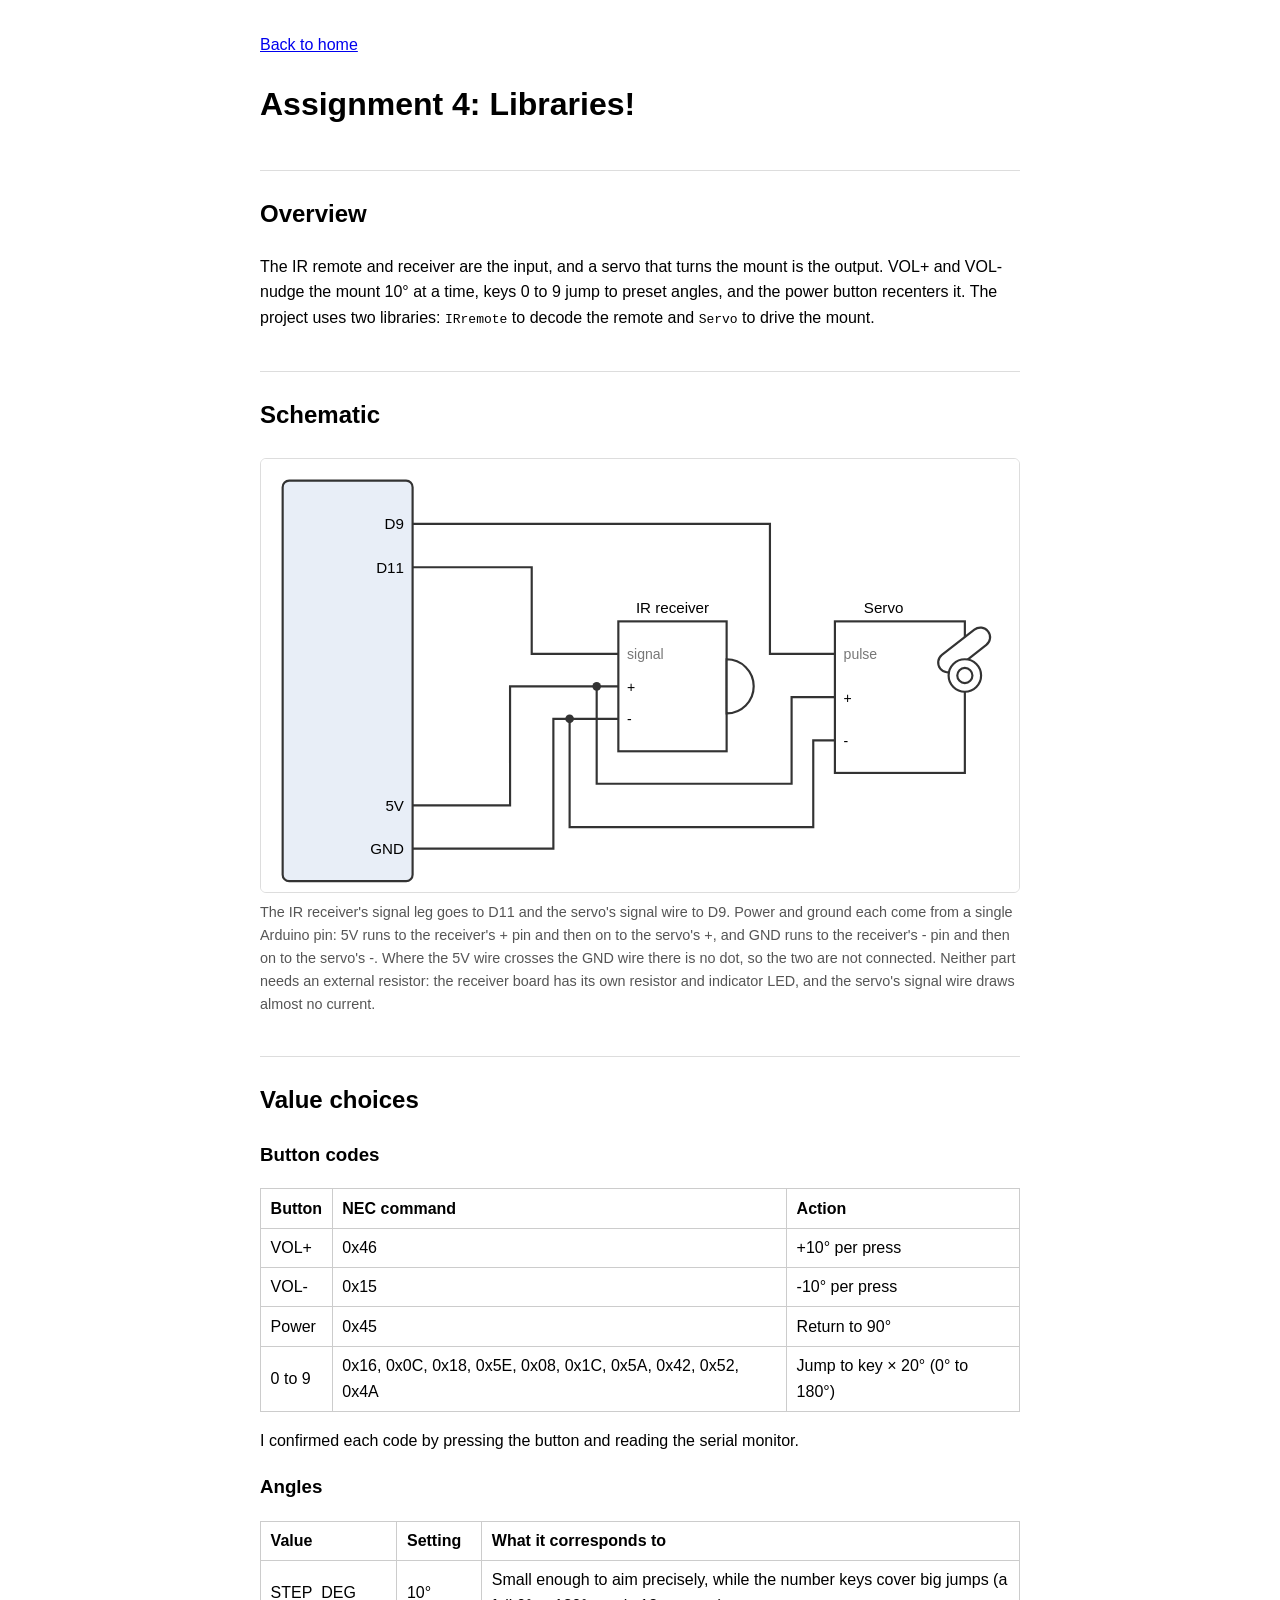
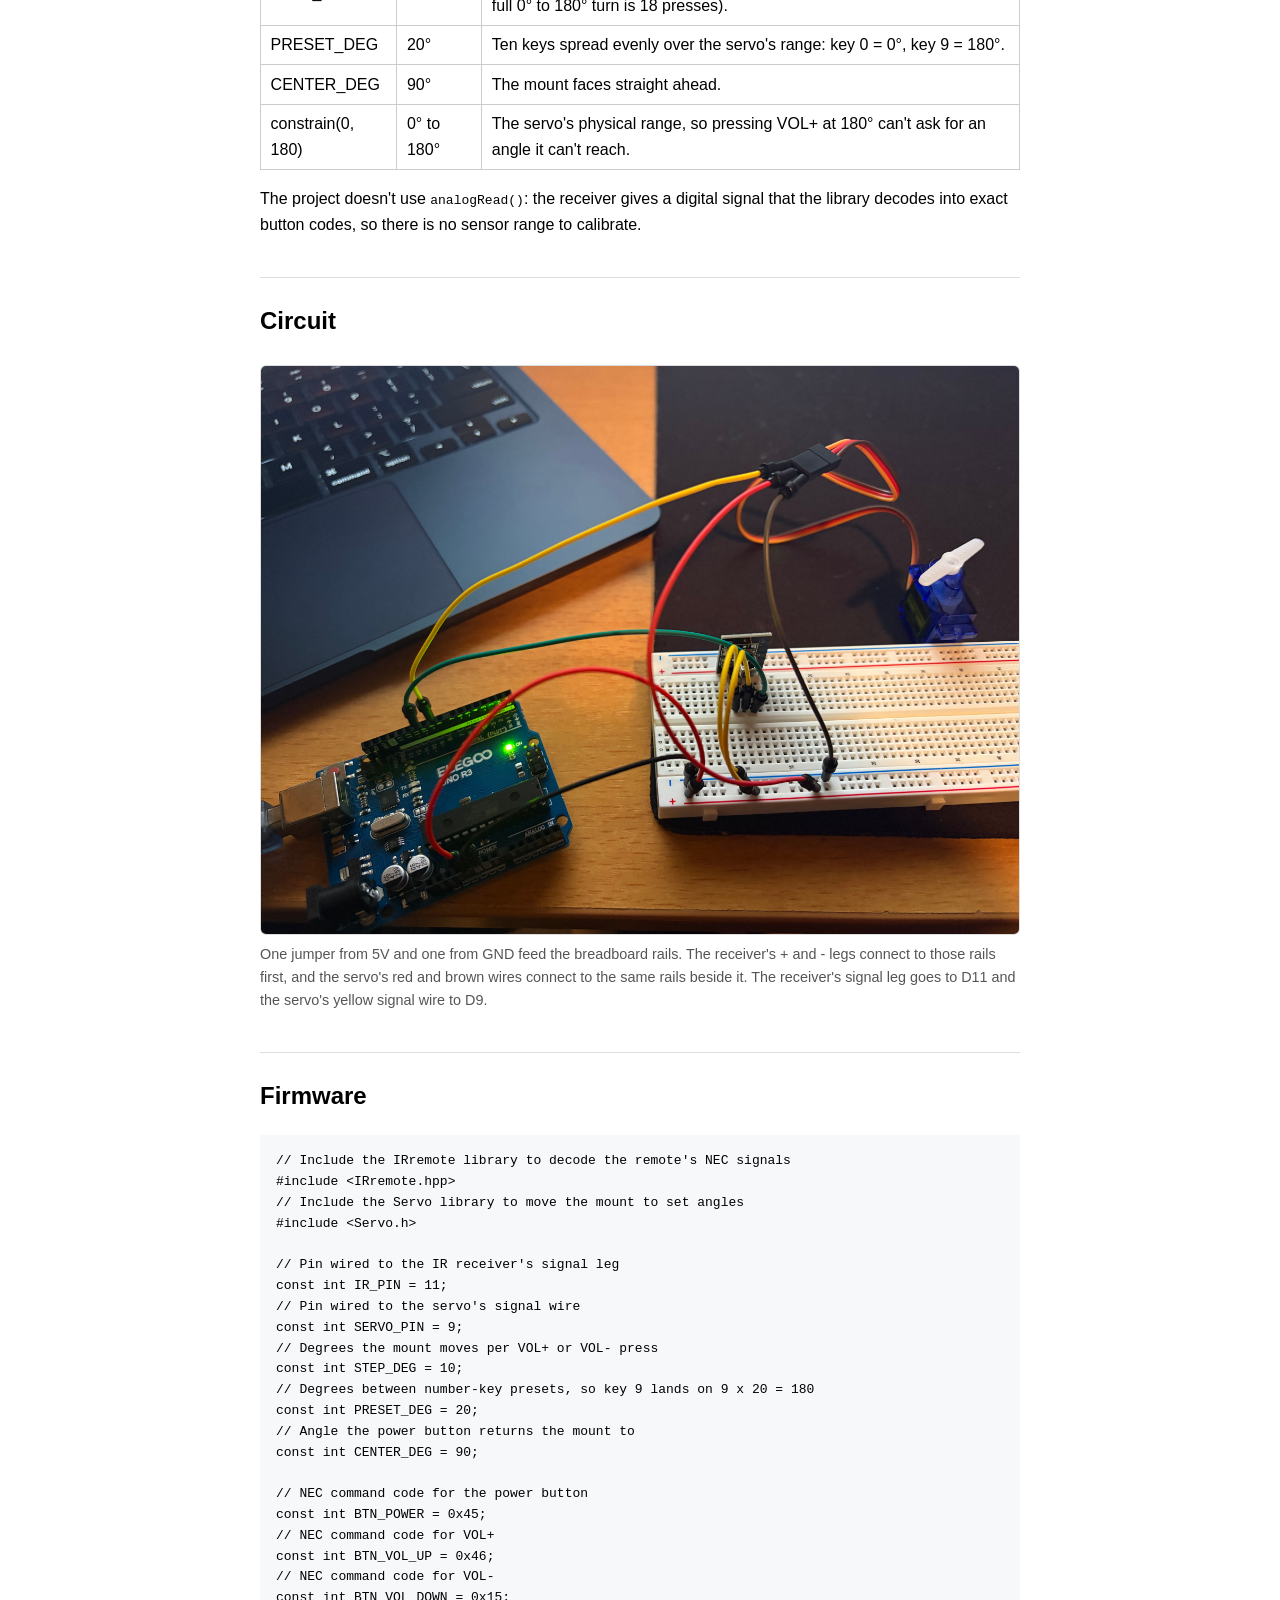
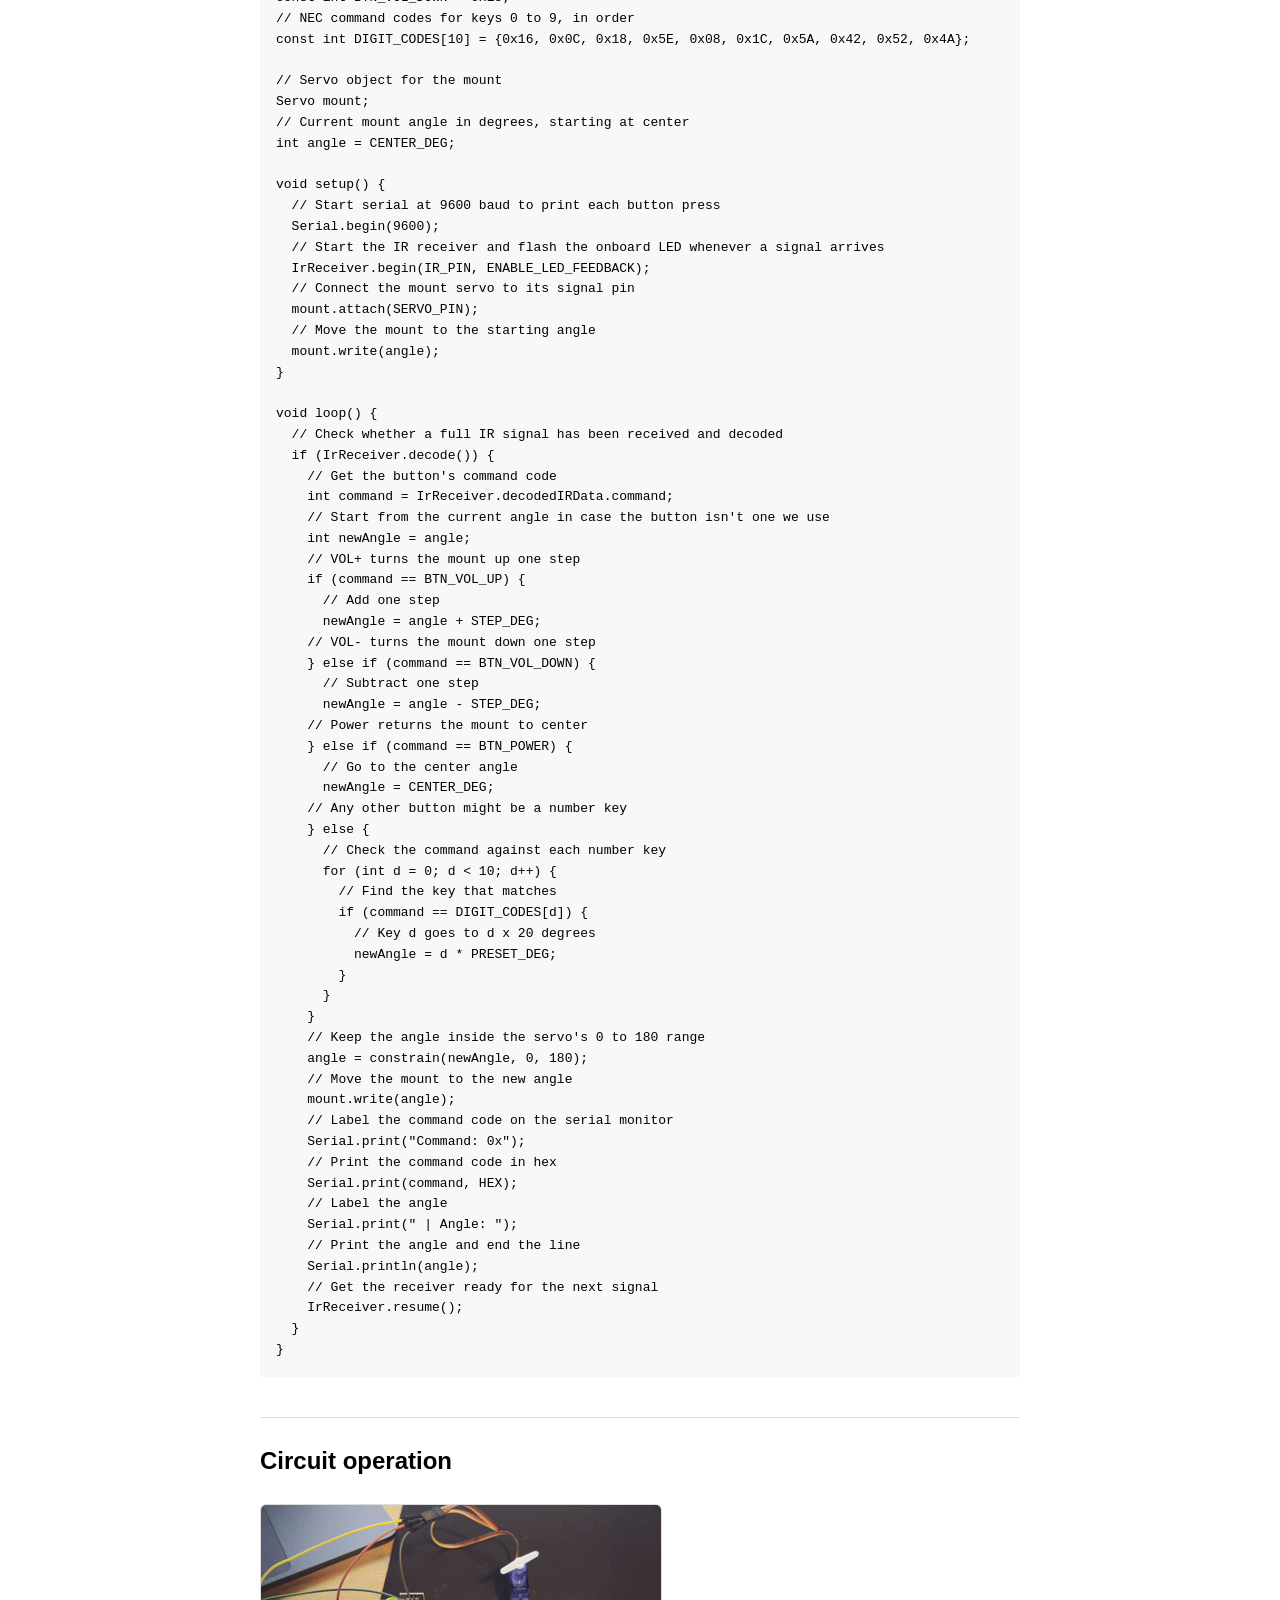
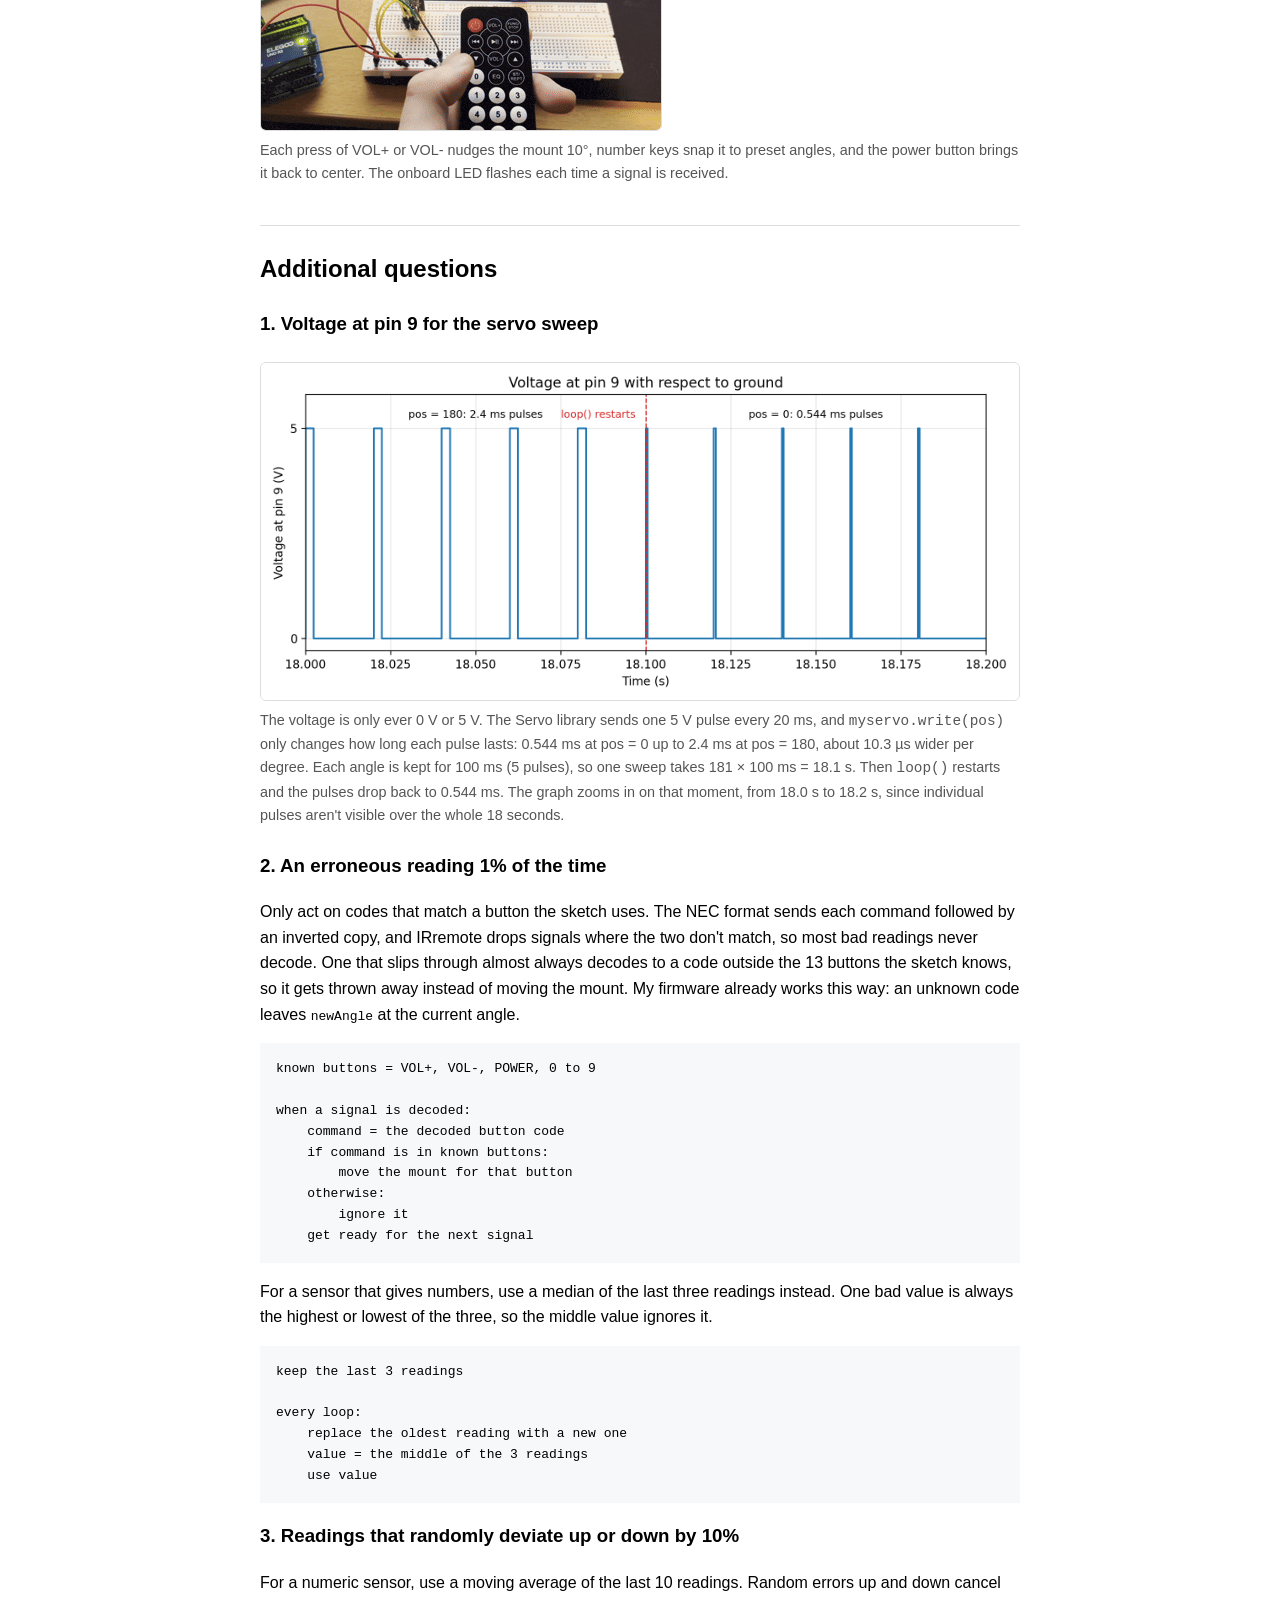
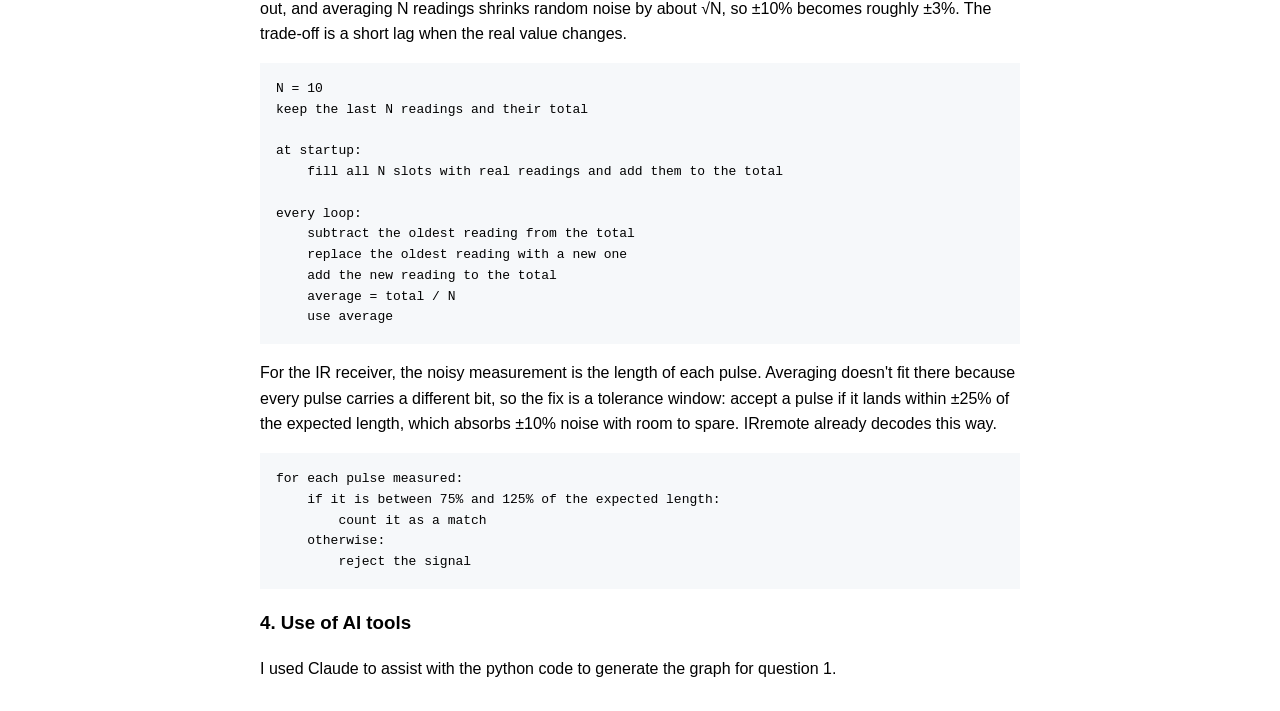
<file: docs/a4/a4.html>
<!doctype html>
<html lang="en">
  <head>
    <meta charset="utf-8" />
    <meta name="viewport" content="width=device-width, initial-scale=1" />
    <title>Assignment 4: Libraries!</title>
    <link rel="stylesheet" href="../style.css" />
  </head>
  <body>
    <header>
      <p><a href="../index.html">Back to home</a></p>
      <h1>Assignment 4: Libraries!</h1>
    </header>

    <main>
      <section>
        <h2>Overview</h2>
        <p>
          The IR remote and receiver are
          the input, and a servo that turns the mount is the output. VOL+ and
          VOL- nudge the mount 10° at a time, keys 0 to
          9 jump to preset angles, and the power button recenters it. The
          project uses two libraries: <code>IRremote</code> to decode the
          remote and <code>Servo</code> to drive the mount.
        </p>
      </section>

      <section>
        <h2>Schematic</h2>
        <figure>
          <img src="a4schematic.svg" />
          <figcaption>
            The IR receiver's signal leg goes to D11 and the servo's signal wire
            to D9. Power and ground each come from a single Arduino pin: 5V runs
            to the receiver's + pin and then on to the servo's +, and GND runs to
            the receiver's - pin and then on to the servo's -. Where the 5V wire crosses the GND wire there is no dot, so the two are not connected.
            Neither part needs an external resistor: the receiver board
            has its own resistor and indicator LED, and the servo's signal wire
            draws almost no current.
          </figcaption>
        </figure>
      </section>

      <section>
        <h2>Value choices</h2>

        <h3>Button codes</h3>
        <table>
          <thead>
            <tr>
              <th>Button</th>
              <th>NEC command</th>
              <th>Action</th>
            </tr>
          </thead>
          <tbody>
            <tr>
              <td>VOL+</td>
              <td>0x46</td>
              <td>+10° per press</td>
            </tr>
            <tr>
              <td>VOL-</td>
              <td>0x15</td>
              <td>-10° per press</td>
            </tr>
            <tr>
              <td>Power</td>
              <td>0x45</td>
              <td>Return to 90°</td>
            </tr>
            <tr>
              <td>0 to 9</td>
              <td>0x16, 0x0C, 0x18, 0x5E, 0x08, 0x1C, 0x5A, 0x42, 0x52, 0x4A</td>
              <td>Jump to key &#215; 20° (0° to 180°)</td>
            </tr>
          </tbody>
        </table>
        <p>
          <!-- TODO: confirm with your serial monitor -->
          I confirmed each code by pressing the button and reading the serial
          monitor.
        </p>

        <h3>Angles</h3>
        <table>
          <thead>
            <tr>
              <th>Value</th>
              <th>Setting</th>
              <th>What it corresponds to</th>
            </tr>
          </thead>
          <tbody>
            <tr>
              <td>STEP_DEG</td>
              <td>10°</td>
              <td>
                Small enough to aim precisely, while the number keys cover big
                jumps (a full 0° to 180° turn is 18 presses).
              </td>
            </tr>
            <tr>
              <td>PRESET_DEG</td>
              <td>20°</td>
              <td>
                Ten keys spread evenly over the servo's range: key 0 = 0°,
                key 9 = 180°.
              </td>
            </tr>
            <tr>
              <td>CENTER_DEG</td>
              <td>90°</td>
              <td>The mount faces straight ahead.</td>
            </tr>
            <tr>
              <td>constrain(0, 180)</td>
              <td>0° to 180°</td>
              <td>
                The servo's physical range, so pressing VOL+ at 180° can't ask
                for an angle it can't reach.
              </td>
            </tr>
          </tbody>
        </table>
        <p>
          The project doesn't use <code>analogRead()</code>: the receiver gives
          a digital signal that the library decodes into exact button codes, so
          there is no sensor range to calibrate.
        </p>
      </section>

      <section>
        <h2>Circuit</h2>
        <figure>
          <img src="a4circuit.jpeg" />
          <figcaption>
            One jumper from 5V and one from GND feed the breadboard rails. The
            receiver's + and - legs connect to those rails first, and the servo's
            red and brown wires connect to the same rails beside it. The
            receiver's signal leg goes to D11 and the servo's yellow signal wire
            to D9.
          </figcaption>
        </figure>
      </section>

      <section>
        <h2>Firmware</h2>
        <pre><code>// Include the IRremote library to decode the remote's NEC signals
#include &lt;IRremote.hpp&gt;
// Include the Servo library to move the mount to set angles
#include &lt;Servo.h&gt;

// Pin wired to the IR receiver's signal leg
const int IR_PIN = 11;
// Pin wired to the servo's signal wire
const int SERVO_PIN = 9;
// Degrees the mount moves per VOL+ or VOL- press
const int STEP_DEG = 10;
// Degrees between number-key presets, so key 9 lands on 9 x 20 = 180
const int PRESET_DEG = 20;
// Angle the power button returns the mount to
const int CENTER_DEG = 90;

// NEC command code for the power button
const int BTN_POWER = 0x45;
// NEC command code for VOL+
const int BTN_VOL_UP = 0x46;
// NEC command code for VOL-
const int BTN_VOL_DOWN = 0x15;
// NEC command codes for keys 0 to 9, in order
const int DIGIT_CODES[10] = {0x16, 0x0C, 0x18, 0x5E, 0x08, 0x1C, 0x5A, 0x42, 0x52, 0x4A};

// Servo object for the mount
Servo mount;
// Current mount angle in degrees, starting at center
int angle = CENTER_DEG;

void setup() {
  // Start serial at 9600 baud to print each button press
  Serial.begin(9600);
  // Start the IR receiver and flash the onboard LED whenever a signal arrives
  IrReceiver.begin(IR_PIN, ENABLE_LED_FEEDBACK);
  // Connect the mount servo to its signal pin
  mount.attach(SERVO_PIN);
  // Move the mount to the starting angle
  mount.write(angle);
}

void loop() {
  // Check whether a full IR signal has been received and decoded
  if (IrReceiver.decode()) {
    // Get the button's command code
    int command = IrReceiver.decodedIRData.command;
    // Start from the current angle in case the button isn't one we use
    int newAngle = angle;
    // VOL+ turns the mount up one step
    if (command == BTN_VOL_UP) {
      // Add one step
      newAngle = angle + STEP_DEG;
    // VOL- turns the mount down one step
    } else if (command == BTN_VOL_DOWN) {
      // Subtract one step
      newAngle = angle - STEP_DEG;
    // Power returns the mount to center
    } else if (command == BTN_POWER) {
      // Go to the center angle
      newAngle = CENTER_DEG;
    // Any other button might be a number key
    } else {
      // Check the command against each number key
      for (int d = 0; d &lt; 10; d++) {
        // Find the key that matches
        if (command == DIGIT_CODES[d]) {
          // Key d goes to d x 20 degrees
          newAngle = d * PRESET_DEG;
        }
      }
    }
    // Keep the angle inside the servo's 0 to 180 range
    angle = constrain(newAngle, 0, 180);
    // Move the mount to the new angle
    mount.write(angle);
    // Label the command code on the serial monitor
    Serial.print("Command: 0x");
    // Print the command code in hex
    Serial.print(command, HEX);
    // Label the angle
    Serial.print(" | Angle: ");
    // Print the angle and end the line
    Serial.println(angle);
    // Get the receiver ready for the next signal
    IrReceiver.resume();
  }
}</code></pre>
      </section>

      <section>
        <h2>Circuit operation</h2>
        <figure>
          <img src="a4demo.gif" />
          <figcaption>
            Each press of VOL+ or VOL- nudges the mount 10°, number keys snap it
            to preset angles, and the power button brings it back to center. The onboard
            LED flashes each time a signal is received.
          </figcaption>
        </figure>
      </section>

      <section>
        <h2>Additional questions</h2>

        <h3>1. Voltage at pin 9 for the servo sweep</h3>
        <figure>
          <img src="servo-voltage-graph.png" />
          <figcaption>
            The voltage is only ever 0 V or 5 V. The Servo library sends one 5 V
            pulse every 20 ms, and <code>myservo.write(pos)</code> only changes
            how long each pulse lasts: 0.544 ms at pos = 0 up to 2.4 ms at
            pos = 180, about 10.3 µs wider per degree. Each angle is kept for
            100 ms (5 pulses), so one sweep takes 181 &#215; 100 ms = 18.1 s.
            Then <code>loop()</code> restarts and the pulses drop back to
            0.544 ms. The graph zooms in on that moment, from 18.0 s to 18.2 s,
            since individual pulses aren't visible over the whole 18 seconds.
          </figcaption>
        </figure>

        <h3>2. An erroneous reading 1% of the time</h3>
        <p>
          Only act on codes that match a button the sketch uses. The NEC format
          sends each command followed by an inverted copy, and IRremote drops
          signals where the two don't match, so most bad readings never decode.
          One that slips through almost always decodes to a code outside the 13
          buttons the sketch knows, so it gets thrown away instead of moving the
          mount. My firmware already works this way: an unknown code leaves
          <code>newAngle</code> at the current angle.
        </p>
        <pre><code>known buttons = VOL+, VOL-, POWER, 0 to 9 

when a signal is decoded:
    command = the decoded button code
    if command is in known buttons:
        move the mount for that button
    otherwise:
        ignore it
    get ready for the next signal</code></pre>
        <p>
          For a sensor that gives numbers, use a median of the last three
          readings instead. One bad value is always the highest or lowest of the
          three, so the middle value ignores it.
        </p>
        <pre><code>keep the last 3 readings

every loop:
    replace the oldest reading with a new one
    value = the middle of the 3 readings
    use value</code></pre>

        <h3>3. Readings that randomly deviate up or down by 10%</h3>
        <p>
          For a numeric sensor, use a moving average of the last 10 readings.
          Random errors up and down cancel out, and averaging N readings shrinks
          random noise by about &#8730;N, so ±10% becomes roughly ±3%. The
          trade-off is a short lag when the real value changes.
        </p>
        <pre><code>N = 10
keep the last N readings and their total

at startup:
    fill all N slots with real readings and add them to the total

every loop:
    subtract the oldest reading from the total
    replace the oldest reading with a new one
    add the new reading to the total
    average = total / N
    use average</code></pre>
        <p>
          For the IR receiver, the noisy measurement is the length of each
          pulse. Averaging doesn't fit there because every pulse carries a
          different bit, so the fix is a tolerance window: accept a pulse if it
          lands within ±25% of the expected length, which absorbs ±10% noise
          with room to spare. IRremote already decodes this way.
        </p>
        <pre><code>for each pulse measured:
    if it is between 75% and 125% of the expected length:
        count it as a match
    otherwise:
        reject the signal</code></pre>

        <h3>4. Use of AI tools</h3>
        <p>
          I used Claude to assist with the python code to generate the graph for question 1.
      </section>
    </main>
  </body>
</html>
</file>
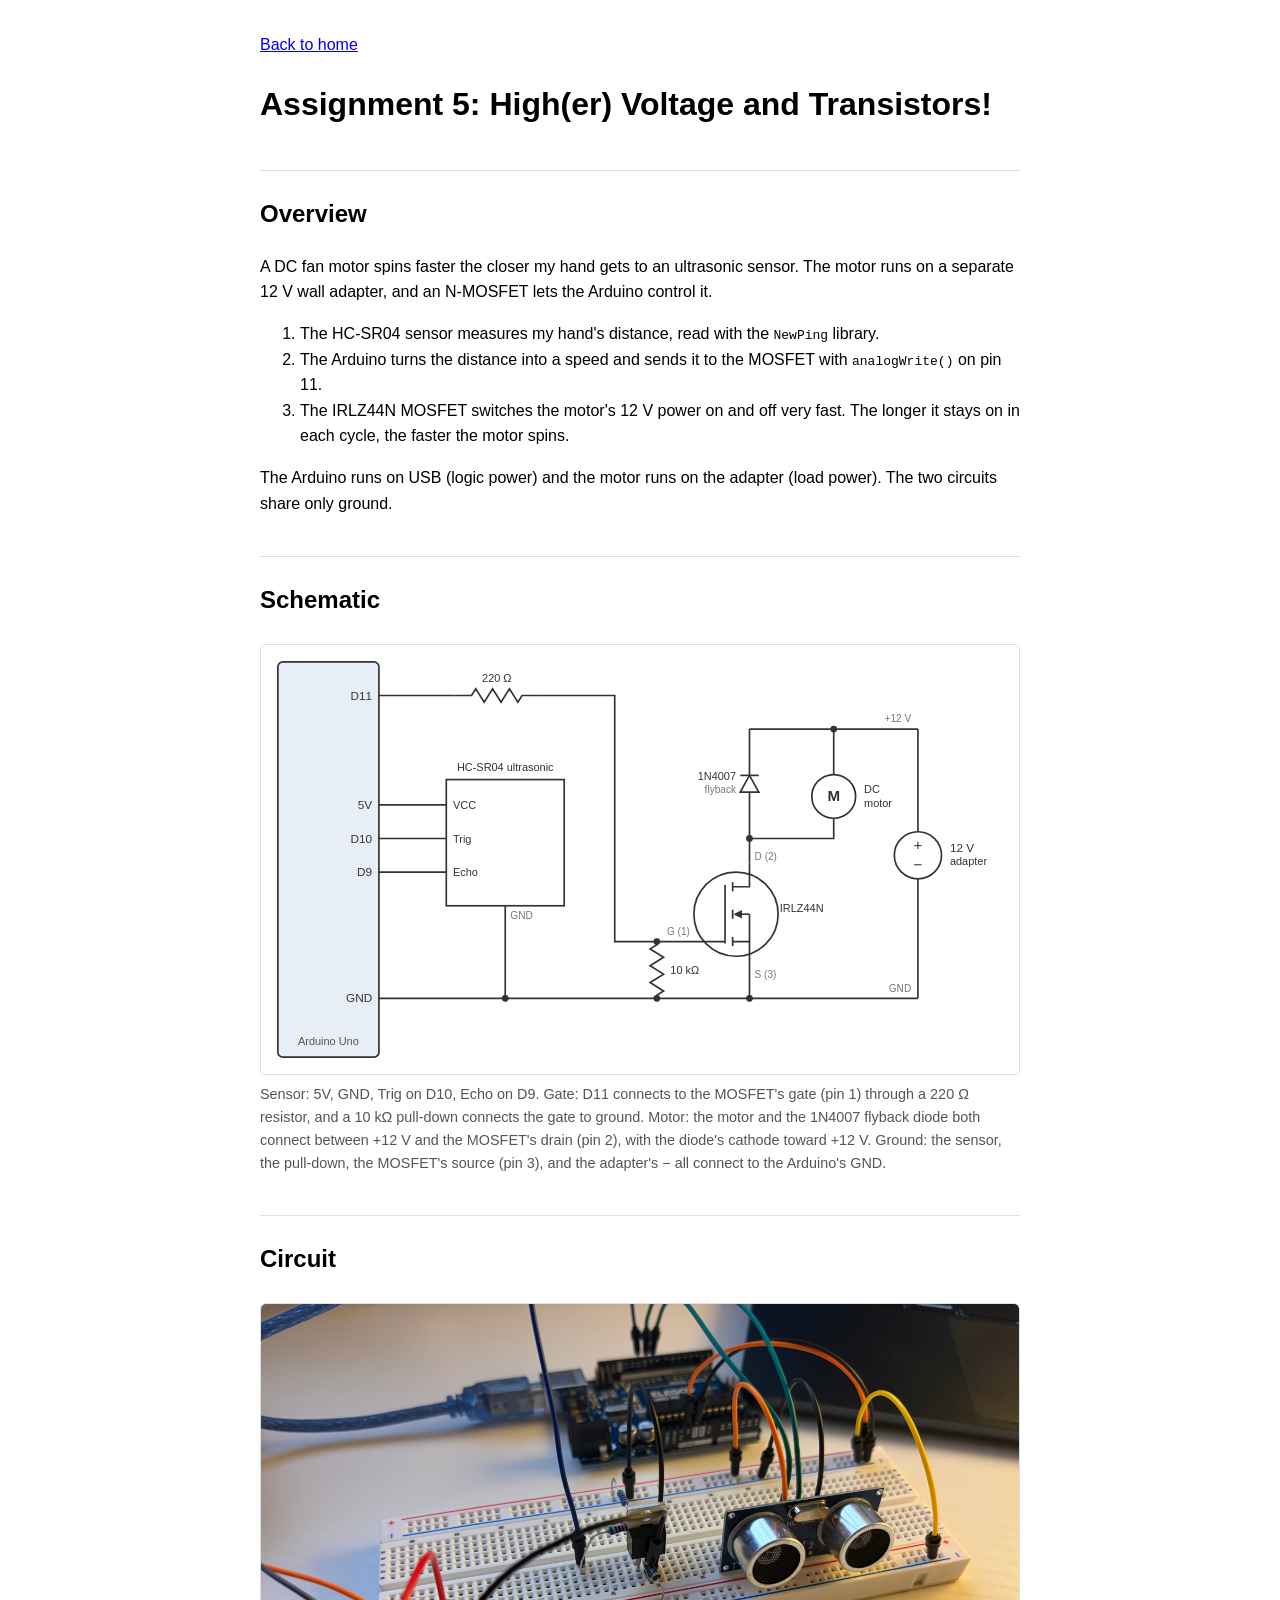
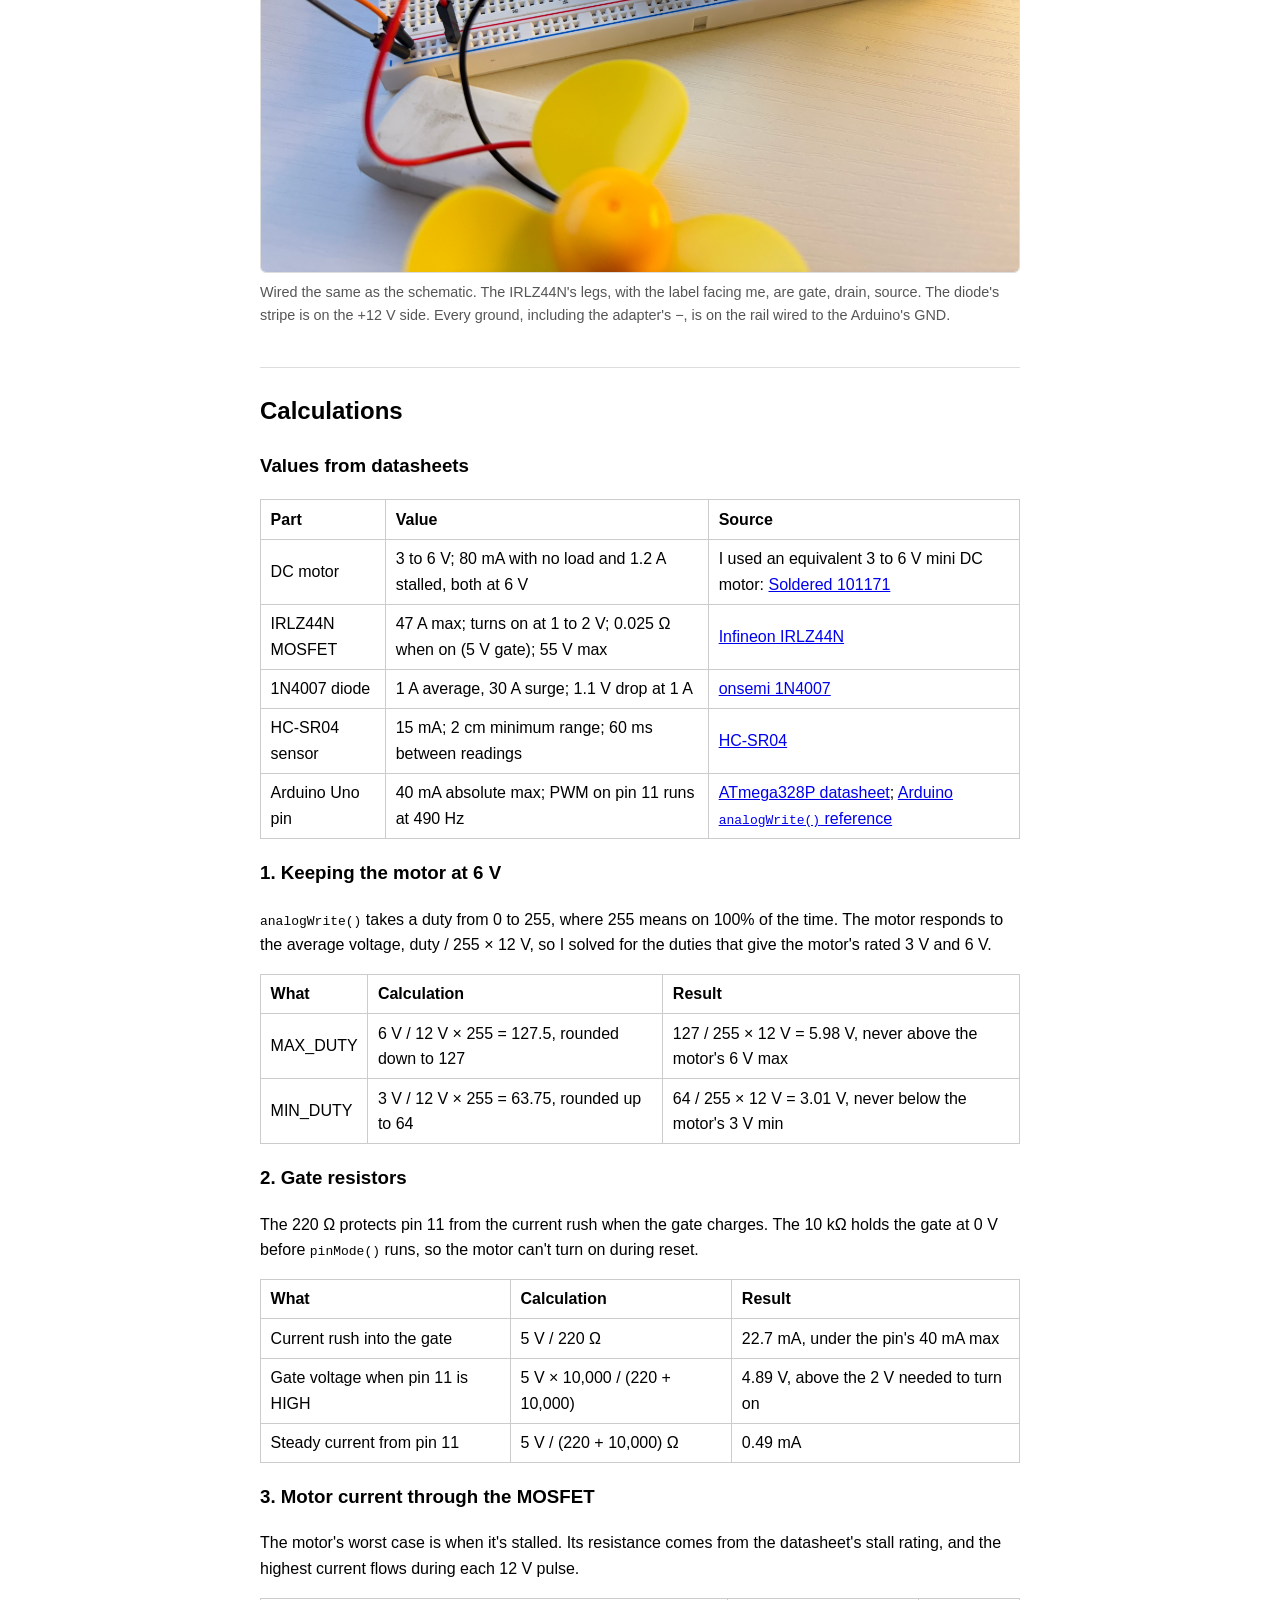
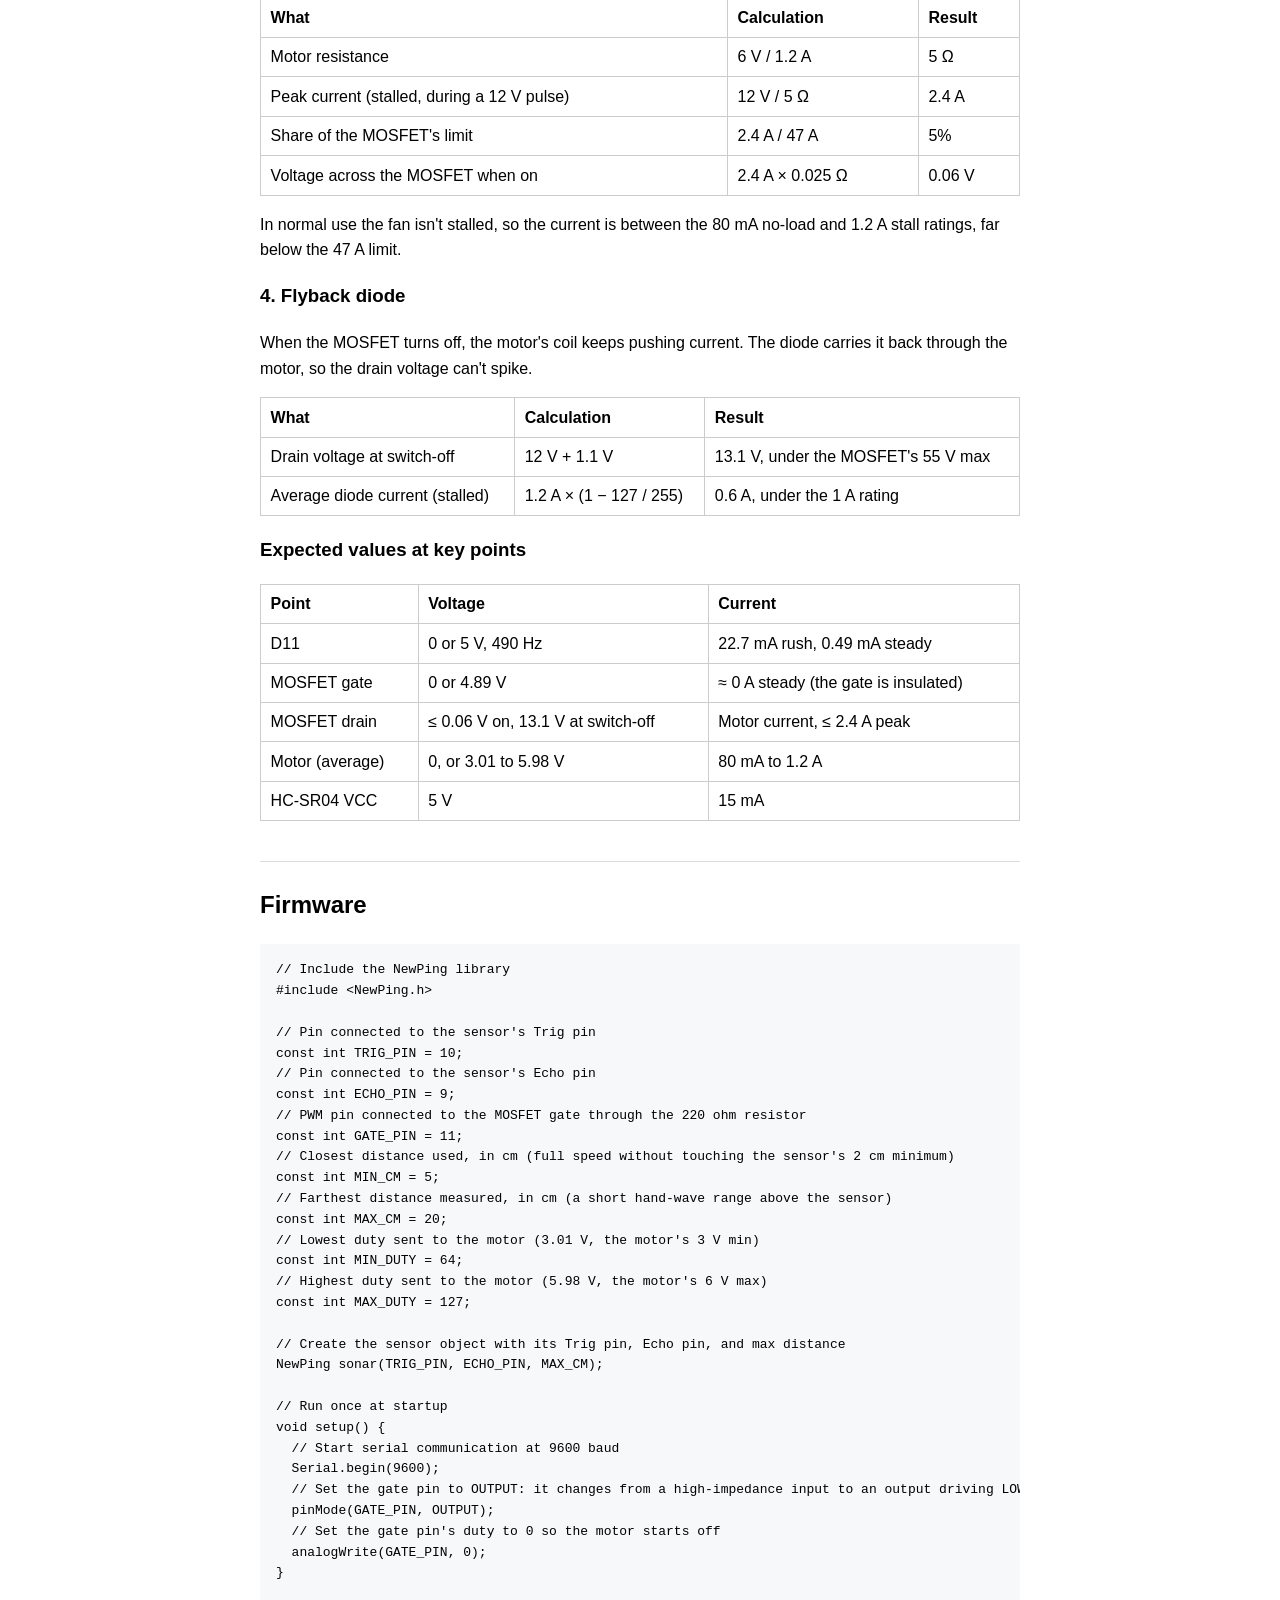
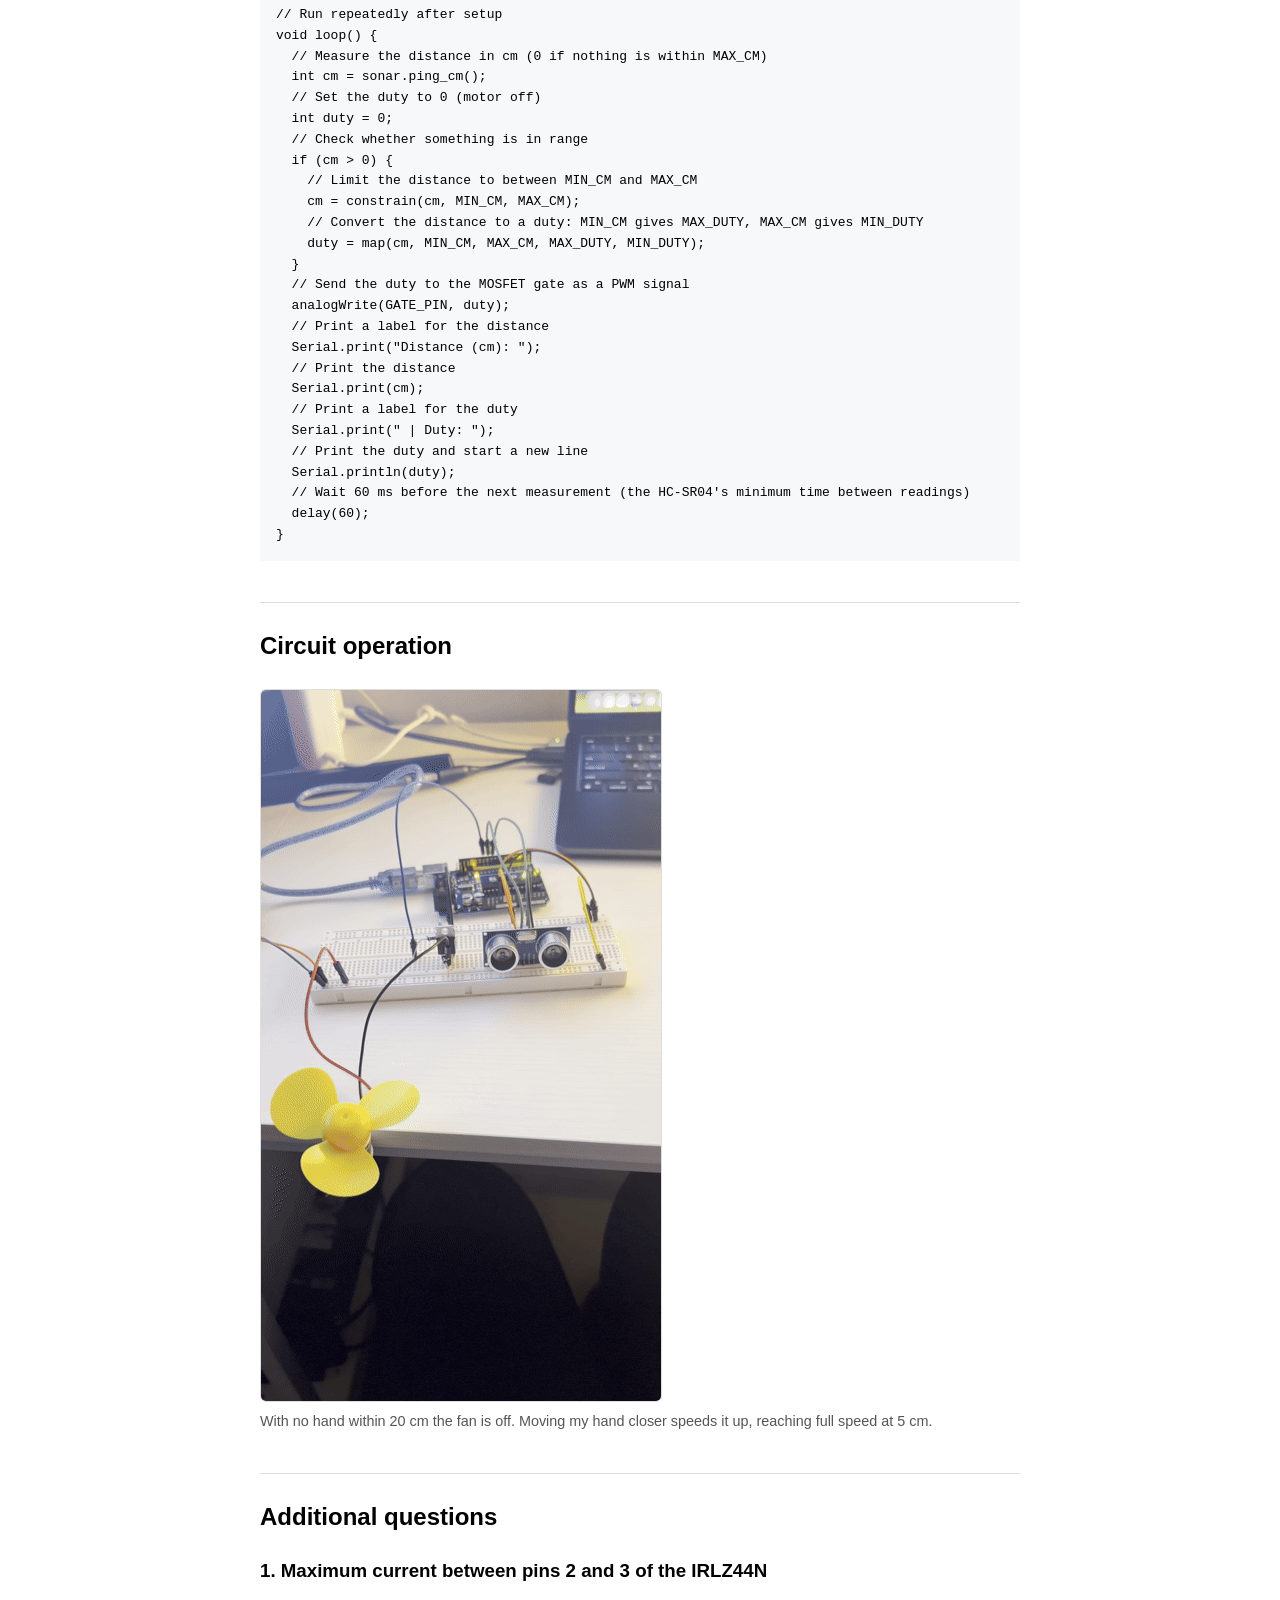
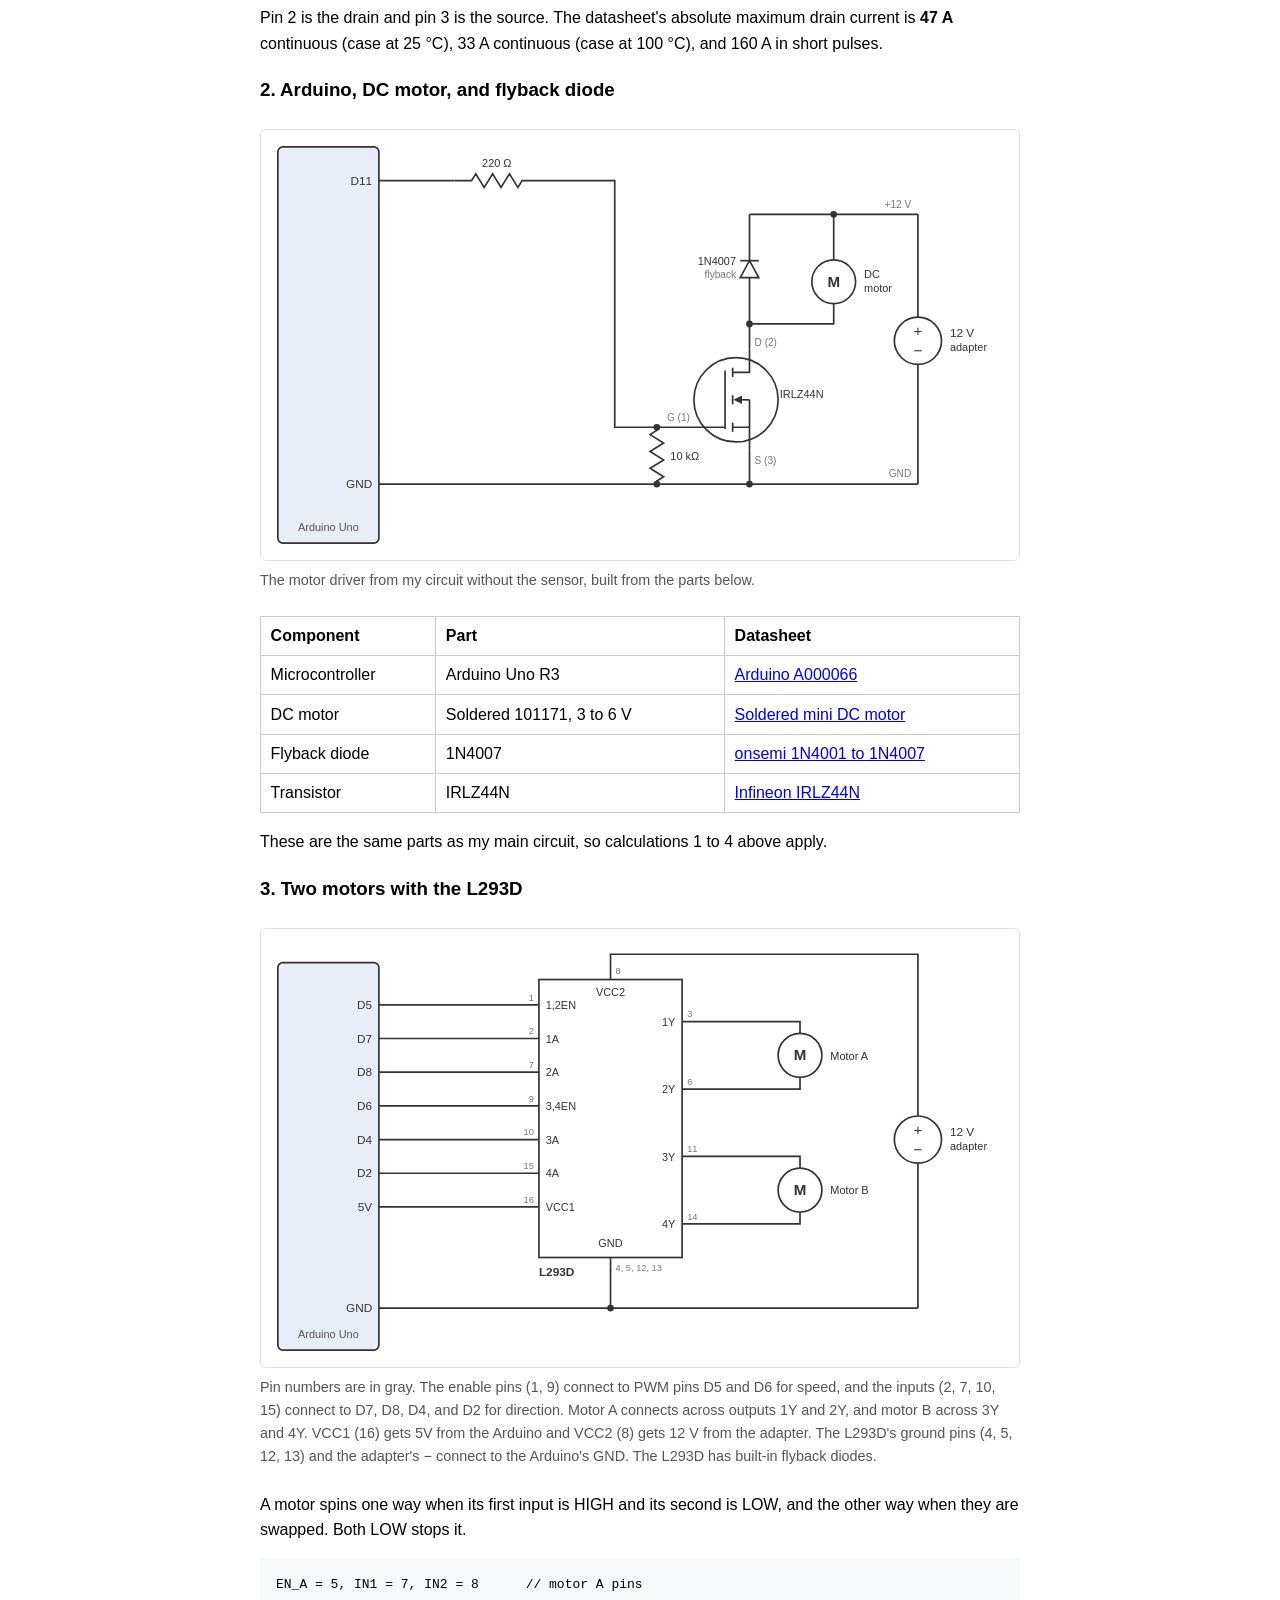
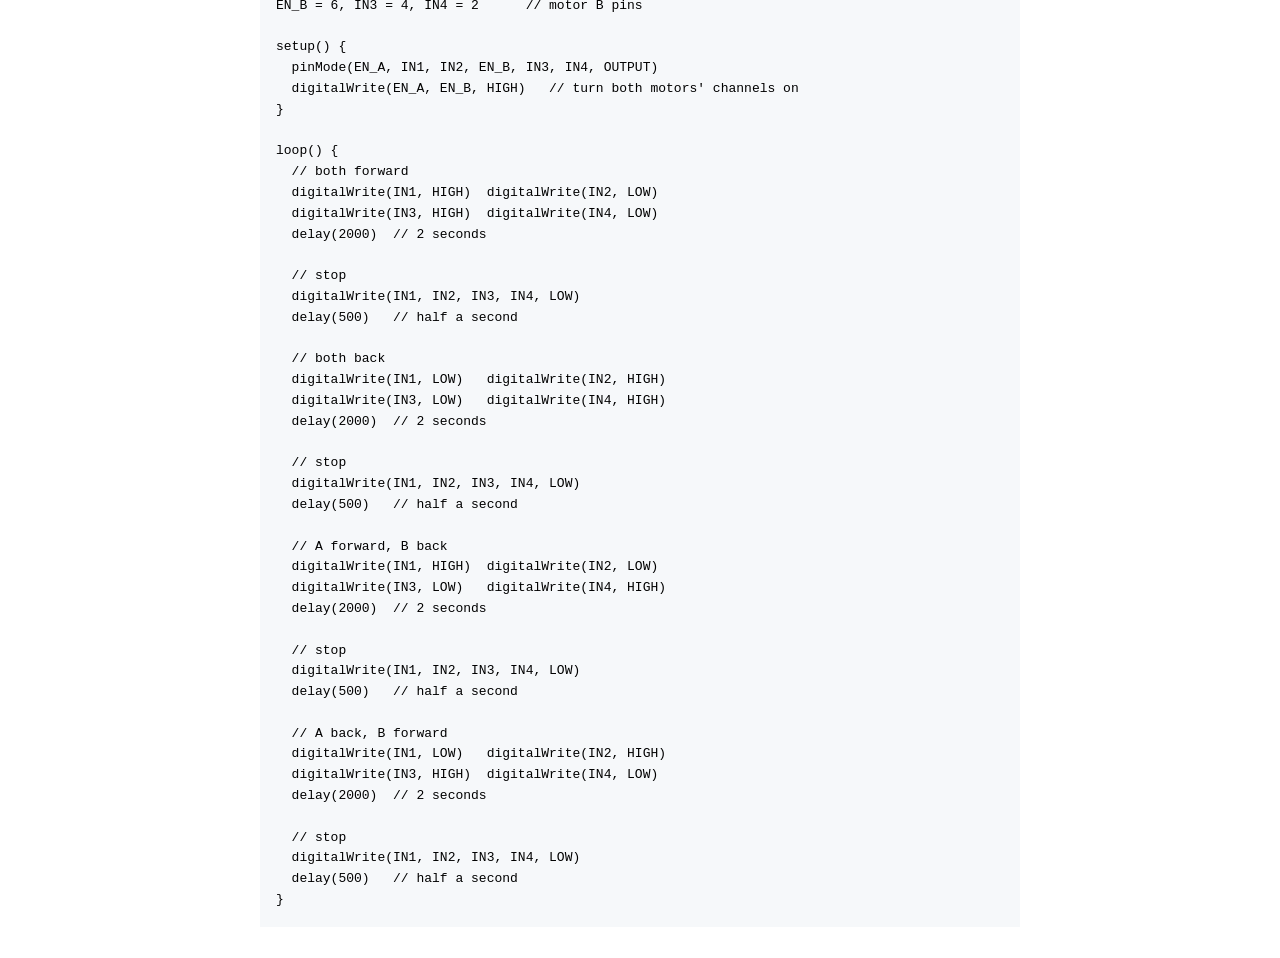
<file: docs/a5/a5.html>
<!doctype html>
<html lang="en">
  <head>
    <meta charset="utf-8" />
    <meta name="viewport" content="width=device-width, initial-scale=1" />
    <title>Assignment 5: High(er) Voltage and Transistors!</title>
    <link rel="stylesheet" href="../style.css" />
  </head>
  <body>
    <header>
      <p><a href="../index.html">Back to home</a></p>
      <h1>Assignment 5: High(er) Voltage and Transistors!</h1>
    </header>

    <main>
      <section>
        <h2>Overview</h2>
        <p>
          A DC fan motor spins faster the closer my hand gets to an ultrasonic
          sensor. The motor runs on a separate 12 V wall adapter, and an
          N-MOSFET lets the Arduino control it.
        </p>
        <ol>
          <li>The HC-SR04 sensor measures my hand's distance, read with the <code>NewPing</code> library.</li>
          <li>The Arduino turns the distance into a speed and sends it to the MOSFET with <code>analogWrite()</code> on pin 11.</li>
          <li>The IRLZ44N MOSFET switches the motor's 12 V power on and off very fast. The longer it stays on in each cycle, the faster the motor spins.</li>
        </ol>
        <p>
          The Arduino runs on USB (logic power) and the motor runs on the
          adapter (load power). The two circuits share only ground.
        </p>
      </section>

      <section>
        <h2>Schematic</h2>
        <figure>
          <img src="a5schematic.svg" />
          <figcaption>
            Sensor: 5V, GND, Trig on D10, Echo on D9. Gate: D11 connects to the
            MOSFET's gate (pin 1) through a 220 Ω resistor, and a 10 kΩ
            pull-down connects the gate to ground. Motor: the motor and the
            1N4007 flyback diode both connect between +12 V and the MOSFET's
            drain (pin 2), with the diode's cathode toward +12 V. Ground: the
            sensor, the pull-down, the MOSFET's source (pin 3), and the
            adapter's − all connect to the Arduino's GND.
          </figcaption>
        </figure>
      </section>

      <section>
        <h2>Circuit</h2>
        <figure>
          <img src="a5circuit.jpeg" />
          <figcaption>
            Wired the same as the schematic. The IRLZ44N's legs, with the label
            facing me, are gate, drain, source. The diode's stripe is on the
            +12 V side. Every ground, including the adapter's −, is on the rail
            wired to the Arduino's GND.
          </figcaption>
        </figure>
      </section>

      <section>
        <h2>Calculations</h2>

        <h3>Values from datasheets</h3>
        <table>
          <thead>
            <tr><th>Part</th><th>Value</th><th>Source</th></tr>
          </thead>
          <tbody>
            <tr>
              <td>DC motor</td>
              <td>3 to 6 V; 80 mA with no load and 1.2 A stalled, both at 6 V</td>
              <td>
                I used
                an equivalent 3 to 6 V mini DC motor:
                <a href="https://www.mouser.com/catalog/specsheets/Soldered_101172%20mini%20dc%20motor.pdf">Soldered 101171</a>
              </td>
            </tr>
            <tr>
              <td>IRLZ44N MOSFET</td>
              <td>
                47 A max; turns on at 1 to 2 V; 0.025 Ω when on (5 V gate);
                55 V max
              </td>
              <td><a href="https://www.infineon.com/assets/row/public/documents/24/49/infineon-irlz44n-datasheet-en.pdf">Infineon IRLZ44N</a></td>
            </tr>
            <tr>
              <td>1N4007 diode</td>
              <td>1 A average, 30 A surge; 1.1 V drop at 1 A</td>
              <td><a href="https://www.onsemi.com/pdf/datasheet/1n4001-d.pdf">onsemi 1N4007</a></td>
            </tr>
            <tr>
              <td>HC-SR04 sensor</td>
              <td>15 mA; 2 cm minimum range; 60 ms between readings</td>
              <td><a href="https://cdn.sparkfun.com/datasheets/Sensors/Proximity/HCSR04.pdf">HC-SR04</a></td>
            </tr>
            <tr>
              <td>Arduino Uno pin</td>
              <td>40 mA absolute max; PWM on pin 11 runs at 490 Hz</td>
              <td><a href="https://www.microchip.com/en-us/product/ATmega328P">ATmega328P datasheet</a>; <a href="https://docs.arduino.cc/language-reference/en/functions/analog-io/analogWrite/">Arduino <code>analogWrite()</code> reference</a></td>
            </tr>
          </tbody>
        </table>

        <h3>1. Keeping the motor at 6 V</h3>
        <p>
          <code>analogWrite()</code> takes a duty from 0 to 255, where 255 means
          on 100% of the time. The motor responds to the average voltage,
          duty / 255 × 12 V, so I solved for the duties that give the motor's
          rated 3 V and 6 V.
        </p>
        <table>
          <thead>
            <tr><th>What</th><th>Calculation</th><th>Result</th></tr>
          </thead>
          <tbody>
            <tr><td>MAX_DUTY</td><td>6 V / 12 V × 255 = 127.5, rounded down to 127</td><td>127 / 255 × 12 V = 5.98 V, never above the motor's 6 V max</td></tr>
            <tr><td>MIN_DUTY</td><td>3 V / 12 V × 255 = 63.75, rounded up to 64</td><td>64 / 255 × 12 V = 3.01 V, never below the motor's 3 V min</td></tr>
          </tbody>
        </table>

        <h3>2. Gate resistors</h3>
        <p>
          The 220 Ω protects pin 11 from the current rush when the gate charges.
          The 10 kΩ holds the gate at 0 V before <code>pinMode()</code> runs,
          so the motor can't turn on during reset.
        </p>
        <table>
          <thead>
            <tr><th>What</th><th>Calculation</th><th>Result</th></tr>
          </thead>
          <tbody>
            <tr><td>Current rush into the gate</td><td>5 V / 220 Ω</td><td>22.7 mA, under the pin's 40 mA max</td></tr>
            <tr><td>Gate voltage when pin 11 is HIGH</td><td>5 V × 10,000 / (220 + 10,000)</td><td>4.89 V, above the 2 V needed to turn on</td></tr>
            <tr><td>Steady current from pin 11</td><td>5 V / (220 + 10,000) Ω</td><td>0.49 mA</td></tr>
          </tbody>
        </table>

        <h3>3. Motor current through the MOSFET</h3>
        <p>
          The motor's worst case is when it's stalled. Its resistance comes
          from the datasheet's stall rating, and the highest current flows
          during each 12 V pulse.
        </p>
        <table>
          <thead>
            <tr><th>What</th><th>Calculation</th><th>Result</th></tr>
          </thead>
          <tbody>
            <tr><td>Motor resistance</td><td>6 V / 1.2 A</td><td>5 Ω</td></tr>
            <tr><td>Peak current (stalled, during a 12 V pulse)</td><td>12 V / 5 Ω</td><td>2.4 A</td></tr>
            <tr><td>Share of the MOSFET's limit</td><td>2.4 A / 47 A</td><td>5%</td></tr>
            <tr><td>Voltage across the MOSFET when on</td><td>2.4 A × 0.025 Ω</td><td>0.06 V</td></tr>
          </tbody>
        </table>
        <p>
          In normal use the fan isn't stalled, so the current is between the
          80 mA no-load and 1.2 A stall ratings, far below the 47 A limit.
        </p>

        <h3>4. Flyback diode</h3>
        <p>
          When the MOSFET turns off, the motor's coil keeps pushing current.
          The diode carries it back through the motor, so the drain voltage
          can't spike.
        </p>
        <table>
          <thead>
            <tr><th>What</th><th>Calculation</th><th>Result</th></tr>
          </thead>
          <tbody>
            <tr><td>Drain voltage at switch-off</td><td>12 V + 1.1 V</td><td>13.1 V, under the MOSFET's 55 V max</td></tr>
            <tr><td>Average diode current (stalled)</td><td>1.2 A × (1 − 127 / 255)</td><td>0.6 A, under the 1 A rating</td></tr>
          </tbody>
        </table>

        <h3>Expected values at key points</h3>
        <table>
          <thead>
            <tr><th>Point</th><th>Voltage</th><th>Current</th></tr>
          </thead>
          <tbody>
            <tr><td>D11</td><td>0 or 5 V, 490 Hz</td><td>22.7 mA rush, 0.49 mA steady</td></tr>
            <tr><td>MOSFET gate</td><td>0 or 4.89 V</td><td>≈ 0 A steady (the gate is insulated)</td></tr>
            <tr><td>MOSFET drain</td><td>≤ 0.06 V on, 13.1 V at switch-off</td><td>Motor current, ≤ 2.4 A peak</td></tr>
            <tr><td>Motor (average)</td><td>0, or 3.01 to 5.98 V</td><td>80 mA to 1.2 A</td></tr>
            <tr><td>HC-SR04 VCC</td><td>5 V</td><td>15 mA</td></tr>
          </tbody>
        </table>
      </section>

      <section>
        <h2>Firmware</h2>
        <pre><code>// Include the NewPing library
#include &lt;NewPing.h&gt;

// Pin connected to the sensor's Trig pin
const int TRIG_PIN = 10;
// Pin connected to the sensor's Echo pin
const int ECHO_PIN = 9;
// PWM pin connected to the MOSFET gate through the 220 ohm resistor
const int GATE_PIN = 11;
// Closest distance used, in cm (full speed without touching the sensor's 2 cm minimum)
const int MIN_CM = 5;
// Farthest distance measured, in cm (a short hand-wave range above the sensor)
const int MAX_CM = 20;
// Lowest duty sent to the motor (3.01 V, the motor's 3 V min)
const int MIN_DUTY = 64;
// Highest duty sent to the motor (5.98 V, the motor's 6 V max)
const int MAX_DUTY = 127;

// Create the sensor object with its Trig pin, Echo pin, and max distance
NewPing sonar(TRIG_PIN, ECHO_PIN, MAX_CM);

// Run once at startup
void setup() {
  // Start serial communication at 9600 baud
  Serial.begin(9600);
  // Set the gate pin to OUTPUT: it changes from a high-impedance input to an output driving LOW (0 V)
  pinMode(GATE_PIN, OUTPUT);
  // Set the gate pin's duty to 0 so the motor starts off
  analogWrite(GATE_PIN, 0);
}

// Run repeatedly after setup
void loop() {
  // Measure the distance in cm (0 if nothing is within MAX_CM)
  int cm = sonar.ping_cm();
  // Set the duty to 0 (motor off)
  int duty = 0;
  // Check whether something is in range
  if (cm &gt; 0) {
    // Limit the distance to between MIN_CM and MAX_CM
    cm = constrain(cm, MIN_CM, MAX_CM);
    // Convert the distance to a duty: MIN_CM gives MAX_DUTY, MAX_CM gives MIN_DUTY
    duty = map(cm, MIN_CM, MAX_CM, MAX_DUTY, MIN_DUTY);
  }
  // Send the duty to the MOSFET gate as a PWM signal
  analogWrite(GATE_PIN, duty);
  // Print a label for the distance
  Serial.print("Distance (cm): ");
  // Print the distance
  Serial.print(cm);
  // Print a label for the duty
  Serial.print(" | Duty: ");
  // Print the duty and start a new line
  Serial.println(duty);
  // Wait 60 ms before the next measurement (the HC-SR04's minimum time between readings)
  delay(60);
}</code></pre>
      </section>

      <section>
        <h2>Circuit operation</h2>
        <figure>
          <img src="a5demo.gif" />
          <figcaption>
            With no hand within 20 cm the fan is off. Moving my hand closer
            speeds it up, reaching full speed at 5 cm.
          </figcaption>
        </figure>
      </section>

      <section>
        <h2>Additional questions</h2>

        <h3>1. Maximum current between pins 2 and 3 of the IRLZ44N</h3>
        <p>
          Pin 2 is the drain and pin 3 is the source. The datasheet's absolute
          maximum drain current is <strong>47 A</strong> continuous (case at
          25 °C), 33 A continuous (case at 100 °C), and 160 A in short pulses.
        </p>

        <h3>2. Arduino, DC motor, and flyback diode</h3>
        <figure>
          <img src="a5-q2schematic.svg" />
          <figcaption>
            The motor driver from my circuit without the sensor, built from the
            parts below.
          </figcaption>
        </figure>
        <table>
          <thead>
            <tr><th>Component</th><th>Part</th><th>Datasheet</th></tr>
          </thead>
          <tbody>
            <tr><td>Microcontroller</td><td>Arduino Uno R3</td><td><a href="https://docs.arduino.cc/resources/datasheets/A000066-datasheet.pdf">Arduino A000066</a></td></tr>
            <tr><td>DC motor</td><td>Soldered 101171, 3 to 6 V</td><td><a href="https://www.mouser.com/catalog/specsheets/Soldered_101172%20mini%20dc%20motor.pdf">Soldered mini DC motor</a></td></tr>
            <tr><td>Flyback diode</td><td>1N4007</td><td><a href="https://www.onsemi.com/pdf/datasheet/1n4001-d.pdf">onsemi 1N4001 to 1N4007</a></td></tr>
            <tr><td>Transistor</td><td>IRLZ44N</td><td><a href="https://www.infineon.com/assets/row/public/documents/24/49/infineon-irlz44n-datasheet-en.pdf">Infineon IRLZ44N</a></td></tr>
          </tbody>
        </table>
        <p>
          These are the same parts as my main circuit, so calculations 1 to 4
          above apply.
        </p>

        <h3>3. Two motors with the L293D</h3>
        <figure>
          <img src="a5-q3schematic.svg" />
          <figcaption>
            Pin numbers are in gray. The enable pins (1, 9) connect to PWM pins
            D5 and D6 for speed, and the inputs (2, 7, 10, 15) connect to D7,
            D8, D4, and D2 for direction. Motor A connects across outputs 1Y
            and 2Y, and motor B across 3Y and 4Y. VCC1 (16) gets 5V from the
            Arduino and VCC2 (8) gets 12 V from the adapter. The L293D's ground
            pins (4, 5, 12, 13) and the adapter's − connect to the Arduino's
            GND. The L293D has built-in flyback diodes.
          </figcaption>
        </figure>
        <p>
          A motor spins one way when its first input is HIGH and its second is
          LOW, and the other way when they are swapped. Both LOW stops it.
        </p>
        <pre><code>EN_A = 5, IN1 = 7, IN2 = 8      // motor A pins
EN_B = 6, IN3 = 4, IN4 = 2      // motor B pins

setup() {
  pinMode(EN_A, IN1, IN2, EN_B, IN3, IN4, OUTPUT)
  digitalWrite(EN_A, EN_B, HIGH)   // turn both motors' channels on
}

loop() {
  // both forward
  digitalWrite(IN1, HIGH)  digitalWrite(IN2, LOW)
  digitalWrite(IN3, HIGH)  digitalWrite(IN4, LOW)
  delay(2000)  // 2 seconds

  // stop
  digitalWrite(IN1, IN2, IN3, IN4, LOW)
  delay(500)   // half a second

  // both back
  digitalWrite(IN1, LOW)   digitalWrite(IN2, HIGH)
  digitalWrite(IN3, LOW)   digitalWrite(IN4, HIGH)
  delay(2000)  // 2 seconds

  // stop
  digitalWrite(IN1, IN2, IN3, IN4, LOW)
  delay(500)   // half a second

  // A forward, B back
  digitalWrite(IN1, HIGH)  digitalWrite(IN2, LOW)
  digitalWrite(IN3, LOW)   digitalWrite(IN4, HIGH)
  delay(2000)  // 2 seconds

  // stop
  digitalWrite(IN1, IN2, IN3, IN4, LOW)
  delay(500)   // half a second

  // A back, B forward
  digitalWrite(IN1, LOW)   digitalWrite(IN2, HIGH)
  digitalWrite(IN3, HIGH)  digitalWrite(IN4, LOW)
  delay(2000)  // 2 seconds

  // stop
  digitalWrite(IN1, IN2, IN3, IN4, LOW)
  delay(500)   // half a second
}</code></pre>
      </section>
    </main>
  </body>
</html>
</file>
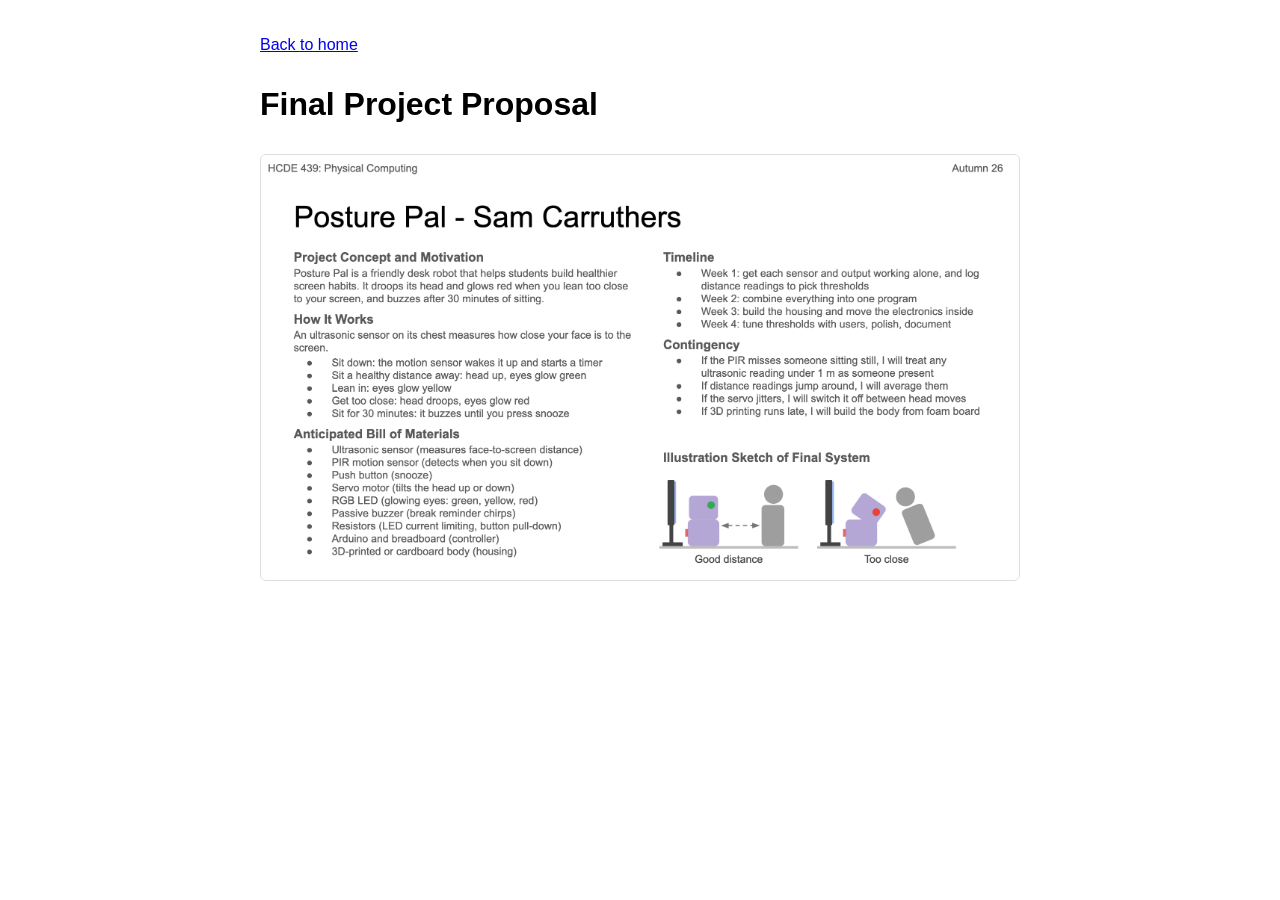
<file: docs/final/proposal.html>
<!doctype html>
<html lang="en">
  <head>
    <meta charset="utf-8" />
    <meta name="viewport" content="width=device-width, initial-scale=1" />
    <title>Final Project Proposal</title>
    <link rel="stylesheet" href="../style.css" />
  </head>
  <body>
    <header>
      <p><a href="../index.html">Back to home</a></p>
      <h1>Final Project Proposal</h1>
    </header>

    <main>
      <section>
        <figure>
          <img src="proposal.png" />
        </figure>
      </section>
    </main>
  </body>
</html>
</file>
<file: docs/style.css>
body {
  font-family: -apple-system, BlinkMacSystemFont, sans-serif;
  max-width: 760px;
  margin: 2rem auto;
  padding: 0 1rem;
  line-height: 1.6;
}

h2 {
  margin-top: 2.5rem;
  padding-top: 1.5rem;
  border-top: 1px solid #ddd;
}

img {
  display: block;
  box-sizing: border-box;
  max-width: 100%;
  height: auto;
  border: 1px solid #ddd;
  border-radius: 6px;
}

figure {
  margin: 1.5rem 0;
}

figcaption {
  font-size: 0.9rem;
  color: #555;
  margin-top: 0.5rem;
}

table {
  border-collapse: collapse;
  width: 100%;
}

th,
td {
  border: 1px solid #ccc;
  padding: 0.4rem 0.6rem;
  text-align: left;
}

pre {
  background: #f6f8fa;
  padding: 1rem;
  overflow-x: auto;
}

/* Home page */

.header {
  display: flex;
  gap: 1rem;
}

.header img {
  width: 50%;
  object-fit: cover;
}

.grid {
  display: grid;
  grid-template-columns: repeat(auto-fit, minmax(200px, 1fr));
  gap: 1rem;
  margin-top: 2rem;
}

.assignment {
  display: flex;
  flex-direction: column;
}

.assignment h2 {
  margin-top: 0;
  padding-top: 0;
  border-top: none;
}

.assignment a {
  color: #000;
  text-decoration: none;
}

.assignment a:hover {
  color: #f06;
}

.assignment img {
  margin-top: auto;
  aspect-ratio: 1;
  object-fit: cover;
}
</file>
